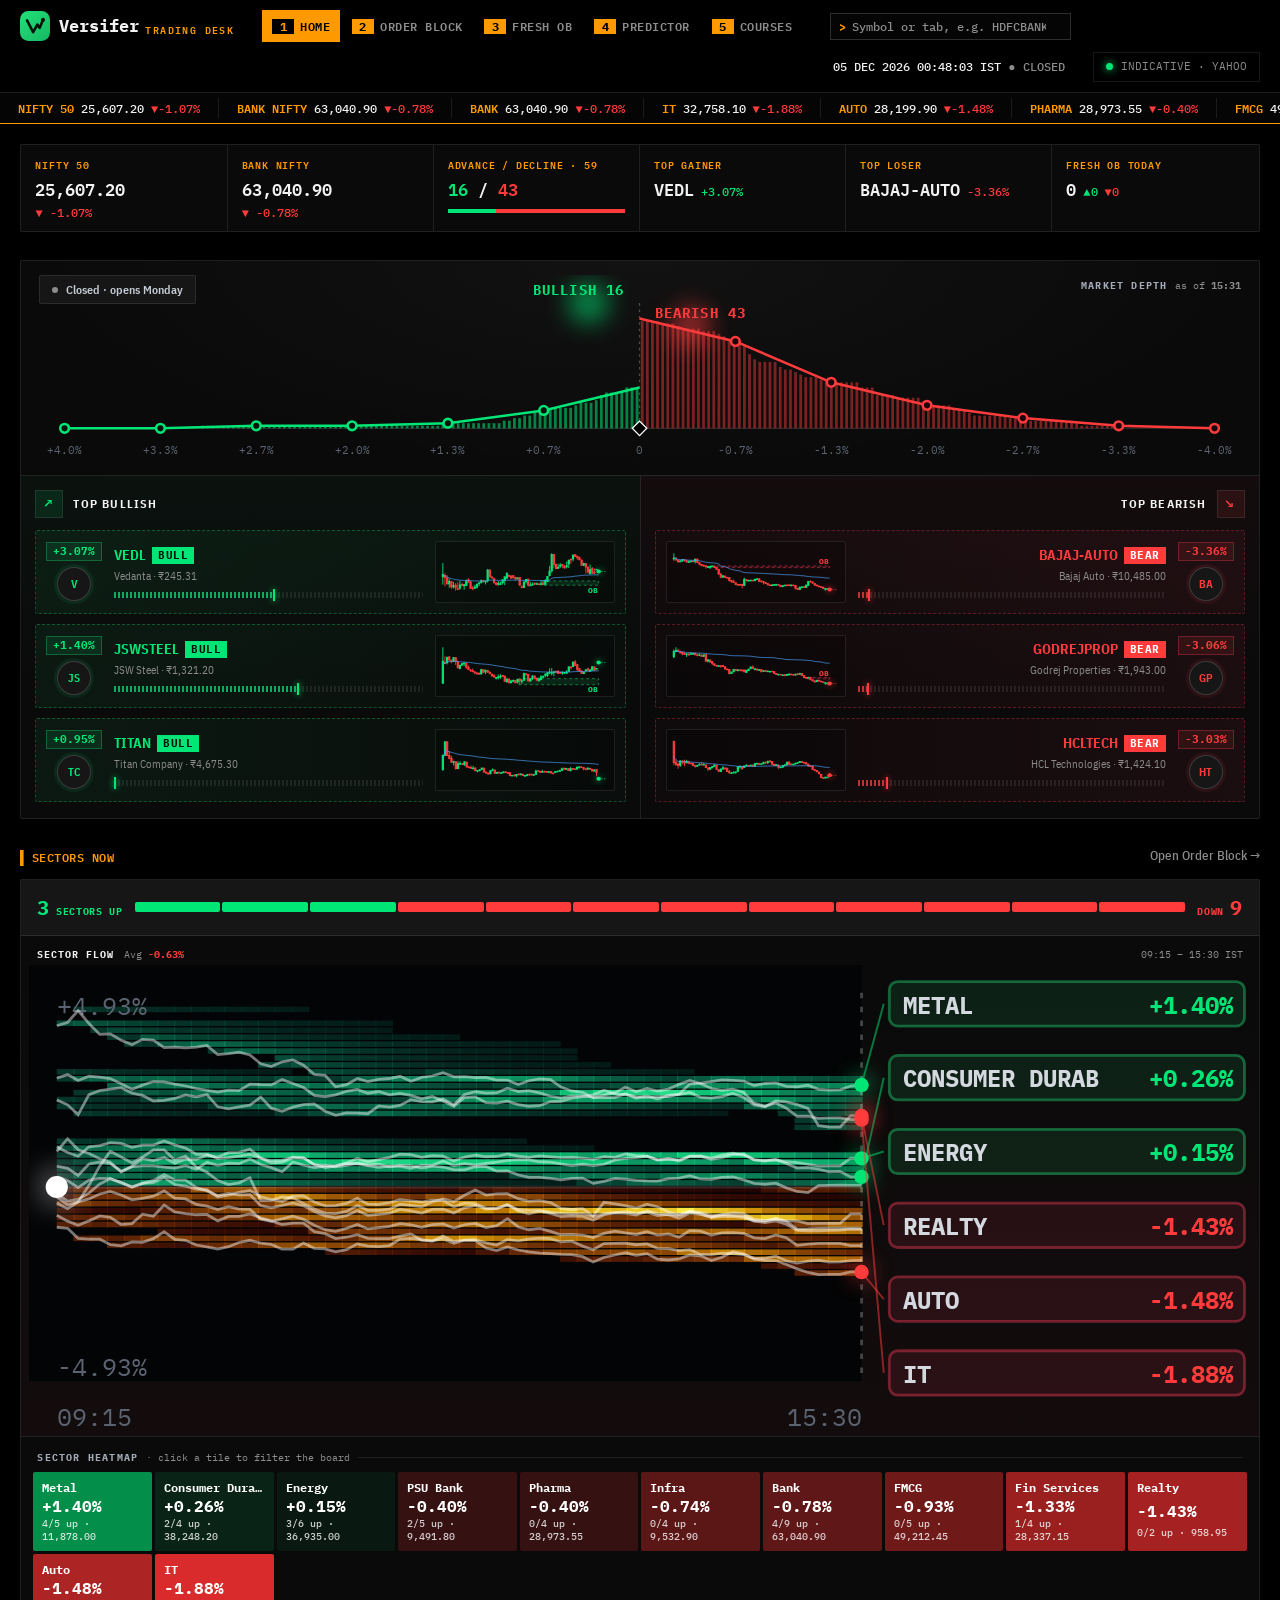
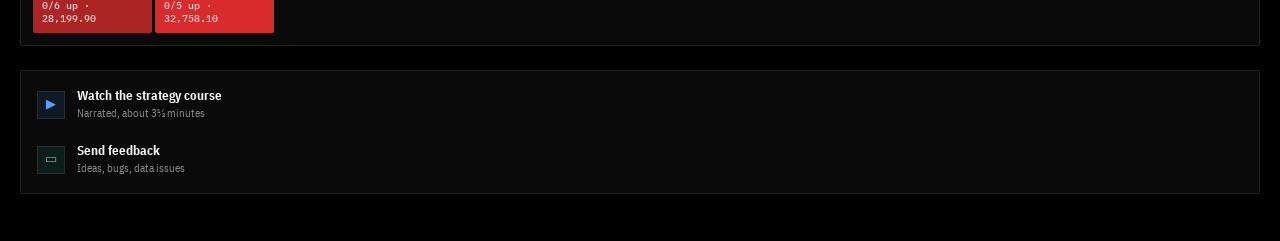
<file: index.html>
<!doctype html>
<html lang="en" data-static="1">
  <head>
    <meta charset="utf-8">
    <meta name="viewport" content="width=device-width, initial-scale=1">
    <meta name="theme-color" content="#000000">
    <title>Versifer Trading Desk</title>
    <link rel="icon" href="favicon.svg" type="image/svg+xml">
    <link rel="stylesheet" href="styles.css">
    <script src="app.js" defer></script>
  </head>
  <body>
    <header class="topbar">
      <a class="brand" href="#home" aria-label="Versifer Trading Desk home"><img class="brand-mark" src="favicon.svg" alt="" width="30" height="30">Versifer<span class="brand-sub">Trading Desk</span></a>
      <nav class="tabs" aria-label="Main">
        <a href="#home" data-view-link="home" data-key="1" aria-keyshortcuts="1">Home</a>
        <a href="#orderblock" data-view-link="orderblock" data-key="2" aria-keyshortcuts="2">Order Block</a>
        <a href="#fresh" data-view-link="fresh" data-key="3" aria-keyshortcuts="3">Fresh OB</a>
        <a href="#predict" data-view-link="predict" data-key="4" aria-keyshortcuts="4">Predictor</a>
        <a href="#courses" data-view-link="courses" data-key="5" aria-keyshortcuts="5">Courses</a>
      </nav>
      <form id="cmd" class="cmd" role="search" autocomplete="off"><label for="cmd-input" aria-hidden="true">&gt;</label><input id="cmd-input" list="cmd-options" placeholder="Symbol or tab, e.g. HDFCBANK  ( / )" aria-label="Go to a stock, index, sector or tab" aria-keyshortcuts="/" spellcheck="false"></form>
      <div class="clock" aria-label="India time and market session"><span id="clock-time">--</span> <span id="clock-session" class="muted"></span></div>
      <div class="feed-pill" title="Market feed status"><span id="feed-dot" class="dot"></span><span id="feed-label">Connecting…</span></div>
      <div class="tape" aria-label="Ticker tape"><div id="tape-track" class="tape-track"></div></div>
    </header>

    <div id="feed-error" class="banner" role="alert" hidden></div>

    <main>
      <!-- HOME -->
      <section id="view-home" class="view home-grid" data-view="home">
        <div class="home-main">
          <section id="overview" class="panel overview" aria-label="Market overview"></section>
          <section class="panel market-panel" aria-label="Market depth and top movers">
            <div class="depth">
              <span id="session-pill" class="session-pill"><i></i><span>Checking session</span></span>
              <div class="depth-title"><span>MARKET DEPTH</span> <span class="muted">as of <b id="depth-time">--:--</b></span></div>
              <svg id="depth-chart" viewBox="0 0 940 150" role="img" aria-label="Distribution of today's percent changes"></svg>
            </div>
            <div class="movers">
              <div class="movers-col">
                <div class="movers-head"><span class="icon-box up" aria-hidden="true">↗</span>TOP BULLISH</div>
                <div id="top-bullish" class="mover-list"></div>
              </div>
              <div class="movers-col bear">
                <div class="movers-head"><span class="spacer"></span>TOP BEARISH<span class="icon-box down" aria-hidden="true">↘</span></div>
                <div id="top-bearish" class="mover-list"></div>
              </div>
            </div>
          </section>

          <div class="home-lower">
            <section aria-labelledby="sectors-title">
              <div class="section-head"><h2 id="sectors-title">Sectors now</h2><a href="#orderblock" class="link">Open Order Block →</a></div>
              <div class="panel sectors-panel">
                <div class="sector-breadth">
                  <span class="breadth-count up"><b id="sectors-up">0</b><small>SECTORS UP</small></span>
                  <span id="sector-strip" class="sector-strip" aria-hidden="true"></span>
                  <span class="breadth-count down"><small>DOWN</small><b id="sectors-down">0</b></span>
                </div>
                <div class="flow-head"><span>SECTOR FLOW</span><span class="muted">Avg <b id="sector-avg">--</b></span><span id="sector-flow-time" class="muted push">--</span></div>
                <svg id="sector-flow" viewBox="0 0 440 170" role="img" aria-label="Intraday percent change of sector indices"></svg>
                <div class="sector-group-title">SECTOR HEATMAP <span class="muted">· click a tile to filter the board</span></div>
                <div id="sector-heat" class="sector-heat"></div>
              </div>
            </section>

          </div>
        </div>

        <aside class="rail" aria-label="Shortcuts">
          <div class="panel actions">
            <a href="#courses"><span class="icon-box blue">▶</span><span><b>Watch the strategy course</b><small>Narrated, about 3½ minutes</small></span></a>
            <button id="open-feedback" type="button"><span class="icon-box teal">▭</span><span><b>Send feedback</b><small>Ideas, bugs, data issues</small></span></button>
          </div>
        </aside>
      </section>

      <!-- ORDER BLOCK -->
      <section id="view-orderblock" class="view" data-view="orderblock" hidden>
        <div class="ob-toolbar">
          <div class="chips" role="group" aria-label="Bias filter">
            <button type="button" class="chip is-active" data-bias="all" aria-pressed="true">All</button>
            <button type="button" class="chip" data-bias="bullish" aria-pressed="false">Bullish</button>
            <button type="button" class="chip" data-bias="bearish" aria-pressed="false">Bearish</button>
            <button type="button" class="chip" id="ob-rr" aria-pressed="false" title="Only setups with reward to T1 at least twice the risk">2R+</button>
          </div>
          <label class="field-inline">Sector <select id="ob-sector"><option value="">All sectors</option></select></label>
          <label class="field-inline search"><span class="sr-only">Search</span><input id="ob-search" type="search" placeholder="Search symbol…" autocomplete="off"></label>
          <label class="field-inline">Sort <select id="ob-sort"><option value="change">% change</option><option value="rr">Reward : risk</option><option value="volume">Volume surge</option></select></label>
          <span id="ob-count" class="muted push"></span>
        </div>
        <div class="panel live-panel">
          <div class="flow-head live-head">
            <span>LIVE PRICE FLOW</span>
            <span id="live-dot" class="live-dot" aria-hidden="true"></span><span id="live-state" class="muted">--</span>
            <label class="field-inline"><span class="sr-only">Instrument</span><select id="live-symbol"><option value="NIFTY">NIFTY 50</option></select></label>
            <b id="live-price" class="live-price">--</b><span id="live-change" class="pct-pill">--</span>
            <span id="live-time" class="muted push">--</span>
            <input id="replay-range" class="replay-range" type="range" min="0" max="1000" value="0" aria-label="Replay time" hidden>
            <button id="replay-btn" class="chip" type="button" aria-pressed="false" title="Replay today's session from 09:15 in 20 seconds; drag the slider to scrub">▶ Replay</button>
            <button id="open-bell" class="chip bell" type="button" aria-pressed="true" title="Sweep and chime once when the market opens at 09:15 IST">Bell on</button>
          </div>
          <div id="flowboard" class="flowboard">
            <svg id="fb-links" class="fb-links" aria-hidden="true"></svg>
            <div id="fb-flow" class="fb-flow"><svg id="live-flow" role="img" aria-label="Every tracked stock's intraday path from the open, flowing into bullish and bearish stock cards"></svg><div id="flow-tip" class="flow-tip" role="status" hidden></div></div>
            <button type="button" id="fb-filter-bull" class="fb-filter up" data-bias-box="bullish" aria-pressed="false" title="Show only bullish stocks (click again for all)"><b>▲ BULLISH</b><span class="fb-filter-count"></span></button>
            <button type="button" id="fb-filter-bear" class="fb-filter down" data-bias-box="bearish" aria-pressed="false" title="Show only bearish stocks (click again for all)"><b>▼ BEARISH</b><span class="fb-filter-count"></span></button>
            <div id="fb-cards-bull" class="fb-cards up"></div>
            <div id="fb-detail-bull" class="fb-detail"></div>
            <div id="fb-cards-bear" class="fb-cards down"></div>
            <div id="fb-detail-bear" class="fb-detail"></div>
          </div>
          <p class="live-note muted">Every tracked stock's % move from its previous close fans out of one point at the open into the gate: bulls collect at the top, bears at the bottom. Energy flows into the 3 strongest on each side and on into the cards, strongest on the right. The white line is the selected instrument from 1-minute bars, refreshed every 5 s. Tags show order-block status (no open-interest data on this feed). Indicative Yahoo data, not an exchange tape.</p>
        </div>
        <p class="footnote">Order blocks: last opposite candle before a ≥1.5×ATR move on today's 5-minute bars, still unmitigated. Stops sit beyond the zone; targets are swing levels or R-multiples when no swing exists. Educational only, not advice.</p>
      </section>

      <section id="view-fresh" class="view fresh" data-view="fresh" hidden>
        <div class="courses-head">
          <h1>Fresh order blocks today</h1>
          <p class="muted">Every fresh order block formed since the 09:15 IST open (a move of at least 1.5×ATR, still unmitigated), newest first. Weak zones are left out. Educational only, not advice.</p>
        </div>
        <div class="chips" role="group" aria-label="Fresh OB bias filter">
          <button type="button" class="chip is-active" data-fresh-bias="all" aria-pressed="true">All <span id="fresh-all-count"></span></button>
          <button type="button" class="chip" data-fresh-bias="bullish" aria-pressed="false">▲ Bullish <span id="fresh-bull-count"></span></button>
          <button type="button" class="chip" data-fresh-bias="bearish" aria-pressed="false">▼ Bearish <span id="fresh-bear-count"></span></button>
        </div>
        <p id="fresh-summary" class="muted" aria-live="polite"></p>
        <div id="fresh-list" class="fresh-list"></div>
      </section>

      <section id="view-predict" class="view predict" data-view="predict" hidden>
        <div class="courses-head">
          <h1>Market predictor</h1>
          <p class="muted">Odds for the next daily candle from a machine-learning ensemble (logistic regression, random forest and gradient boosting) trained on 2 years of daily candles from every tracked instrument. It reads recent returns, the last 3 candles, the close within the day's range, stretch from the 20-day average, range, gap, volume and RSI. Each arrow's thickness and percentage is the probability of that move, measured from the last close in ATRs (average daily range). Stocks are ranked by their most likely move (up or down; ★ marks it). Daily moves are mostly noise, so expect odds well below certainty. Educational only, not advice.</p>
        </div>
        <p id="predict-summary" class="muted" aria-live="polite"></p>
        <div id="predict-market"></div>
        <div id="predict-list" class="predict-list"></div>
      </section>

      <section id="view-courses" class="view courses" data-view="courses" hidden>
        <div class="courses-head">
          <h1>Courses</h1>
          <p class="muted">Narrated lessons on trading the setups this app finds. Educational, not investment advice.</p>
        </div>
        <article class="panel course">
          <div class="course-meta">
            <span class="tag mini up">COURSE 1</span>
            <span class="muted">11 chapters · 3 min 27 s · voices by ElevenLabs</span>
            <a class="link push" href="strategy-video.html" target="_blank" rel="noopener">Open full page ↗</a>
          </div>
          <iframe id="course-frame" class="course-frame" title="The Order-Block Pullback, narrated strategy video" data-src="strategy-video.html" allow="autoplay; fullscreen"></iframe>
        </article>
        <section class="panel course-live" aria-labelledby="course-live-title">
          <div class="section-head"><h2 id="course-live-title">See it live</h2><span class="muted">Today's real examples of the steps in the video</span></div>
          <div id="course-live" class="course-live-grid"></div>
        </section>
      </section>
    </main>

    <datalist id="symbol-options"></datalist>
    <datalist id="cmd-options"></datalist>

    <dialog id="stock-dialog" class="dialog wide" aria-labelledby="stock-title">
      <form method="dialog" class="dialog-close"><button aria-label="Close">×</button></form>
      <div class="stock-head">
        <div><h2 id="stock-title">—</h2><small id="stock-name" class="muted"></small></div>
        <div class="stock-price"><b id="stock-price">--</b> <span id="stock-change"></span></div>
        <div class="chips" role="group" aria-label="Timeframe">
          <button type="button" class="chip is-active" data-interval="5m">5m</button>
          <button type="button" class="chip" data-interval="15m">15m</button>
          <button type="button" class="chip" data-interval="1h">1h</button>
          <button type="button" class="chip" data-interval="1D">1D</button>
        </div>
      </div>
      <div id="stock-chart" class="stock-chart"></div>
      <p id="stock-status" class="muted small"></p>
      <div id="stock-levels" class="levels"></div>
    </dialog>

    <dialog id="feedback-dialog" class="dialog" aria-labelledby="feedback-title">
      <form method="dialog" class="dialog-close"><button aria-label="Close">×</button></form>
      <h2 id="feedback-title">Send feedback</h2>
      <p class="muted small">Saved in this browser. Use “Copy all” to paste it wherever you report issues.</p>
      <form id="feedback-form" class="form">
        <label>Type<select name="kind"><option>Idea</option><option>Bug</option><option>Data issue</option></select></label>
        <label>Message<textarea name="message" rows="4" maxlength="2000" required></textarea></label>
        <div class="form-row end"><button id="feedback-copy" class="btn" type="button">Copy all</button><button class="btn primary" type="submit">Save</button></div>
        <p id="feedback-message" class="form-message" role="status"></p>
      </form>
      <ul id="feedback-list" class="feedback-list"></ul>
    </dialog>

    <div id="toast" class="toast" role="status" hidden></div>
  </body>
</html>
</file>
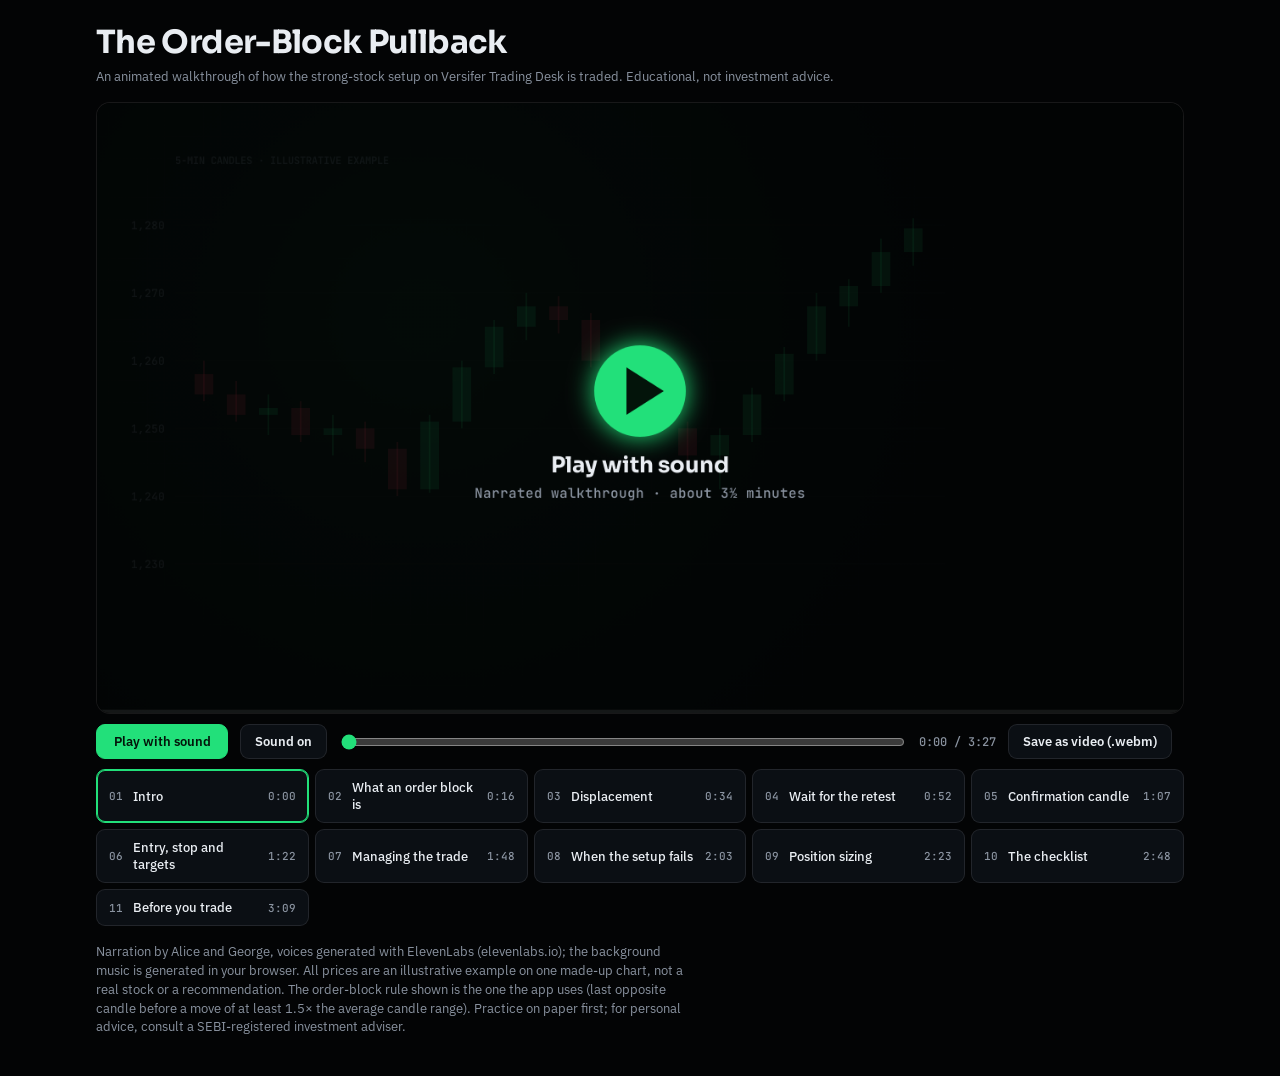
<file: strategy-video.html>
<!doctype html>
<html lang="en">
<head>
<meta charset="utf-8">
<meta name="viewport" content="width=device-width, initial-scale=1, viewport-fit=cover">
<title>Order-Block Pullback</title>
<meta name="claude:viewport-fit-sides" content="cover">
<link rel="preconnect" href="https://fonts.googleapis.com">
<link rel="preconnect" href="https://fonts.gstatic.com" crossorigin>
<link rel="stylesheet" href="https://fonts.googleapis.com/css2?family=Sora:wght@600;700;800&family=IBM+Plex+Sans:wght@400;500;600&family=JetBrains+Mono:wght@500;700&display=swap">
<style>
  /* Layout: a cinema-style player (16:9 canvas) over a chapter rail; one dark trading-desk world. */
  :root {
    --ink: #030405;
    --panel: #0b0f14;
    --line: rgba(233, 237, 242, .1);
    --fg: #e9edf2;
    --muted: #8a93a0;
    --bull: #22e07a;
    --bear: #ff3d5e;
    --amber: #f5b83d;
    --display: "Sora", "Segoe UI", system-ui, sans-serif;
    --body: "IBM Plex Sans", "Segoe UI", system-ui, sans-serif;
    --mono: "JetBrains Mono", Consolas, monospace;
    color-scheme: dark;
  }
  * { box-sizing: border-box; }
  body { margin: 0; background: var(--ink); color: var(--fg); font: 15px/1.5 var(--body); }
  .wrap { max-width: 1120px; margin: 0 auto; padding-block: 24px 40px; padding-left: max(16px, env(safe-area-inset-left, 0px)); padding-right: max(16px, env(safe-area-inset-right, 0px)); display: grid; gap: 16px; }
  header { display: flex; flex-wrap: wrap; align-items: baseline; gap: 6px 14px; }
  h1 { margin: 0; font: 700 clamp(22px, 3.4vw, 32px)/1.15 var(--display); letter-spacing: -.02em; text-wrap: balance; }
  header p { margin: 0; color: var(--muted); font-size: 13px; }
  .player { display: grid; gap: 10px; }
  .screen { position: relative; width: 100%; max-width: 100%; aspect-ratio: 16 / 9; border-radius: 14px; overflow: hidden; border: 1px solid var(--line); background: #000; }
  canvas { display: block; width: 100%; height: 100%; cursor: pointer; }
  .controls { display: flex; align-items: center; gap: 12px; flex-wrap: wrap; }
  .btn { display: inline-flex; align-items: center; gap: 8px; padding: 8px 14px; border-radius: 9px; border: 1px solid var(--line); background: var(--panel); color: var(--fg); font: 600 13px var(--body); cursor: pointer; }
  .btn:hover { border-color: rgba(233, 237, 242, .3); }
  .btn.primary { background: var(--bull); border-color: var(--bull); color: #03140a; min-width: 132px; justify-content: center; }
  .btn:focus-visible, input:focus-visible, .chapter:focus-visible { outline: 2px solid var(--amber); outline-offset: 2px; }
  .time { font: 500 12px var(--mono); color: var(--muted); font-variant-numeric: tabular-nums; }
  #scrub { flex: 1 1 220px; min-width: 0; accent-color: var(--bull); }
  .chapters { display: grid; grid-template-columns: repeat(auto-fill, minmax(190px, 1fr)); gap: 6px; }
  .chapter { display: grid; grid-template-columns: auto 1fr auto; align-items: center; gap: 10px; padding: 9px 12px; border-radius: 9px; border: 1px solid var(--line); background: var(--panel); color: var(--fg); font: 500 13px var(--body); text-align: left; cursor: pointer; }
  .chapter small { font: 500 11px var(--mono); color: var(--muted); }
  .chapter.is-on { border-color: var(--bull); box-shadow: inset 0 0 0 1px var(--bull); }
  .note { margin: 0; color: var(--muted); font-size: 12.5px; max-width: 75ch; }
  #record-status { font: 500 12px var(--mono); color: var(--amber); }
</style>

</head>
<body>
<div class="wrap">
  <header>
    <h1>The Order-Block Pullback</h1>
    <p>An animated walkthrough of how the strong-stock setup on Versifer Trading Desk is traded. Educational, not investment advice.</p>
  </header>

  <section class="player" aria-label="Strategy video">
    <div class="screen"><canvas id="screen" width="1280" height="720" role="img" aria-label="Animated explainer of the order-block pullback strategy"></canvas></div>
    <div class="controls">
      <button id="play" class="btn primary" type="button">Play with sound</button>
      <button id="mute" class="btn" type="button" aria-pressed="false">Sound on</button>
      <input id="scrub" type="range" min="0" max="1000" step="1" value="0" aria-label="Seek">
      <span id="time" class="time">0:00 / 0:00</span>
      <button id="record" class="btn" type="button" hidden>Save as video (.webm)</button>
      <span id="record-status" role="status"></span>
    </div>
    <nav id="chapters" class="chapters" aria-label="Chapters"></nav>
  </section>

  <p class="note">Narration by Alice and George, voices generated with ElevenLabs (elevenlabs.io); the background music is generated in your browser. All prices are an illustrative example on one made-up chart, not a real stock or a recommendation. The order-block rule shown is the one the app uses (last opposite candle before a move of at least 1.5× the average candle range). Practice on paper first; for personal advice, consult a SEBI-registered investment adviser.</p>
</div>

<script>
(() => {
  const W = 1280, H = 720;
  const C = { ink: "#030405", grid: "rgba(233,237,242,.06)", axis: "#5b6370", fg: "#e9edf2", muted: "#8a93a0", bull: "#22e07a", bear: "#ff3d5e", amber: "#f5b83d", white: "#ffffff" };
  const F = { display: "Sora, 'Segoe UI', sans-serif", body: "'IBM Plex Sans', 'Segoe UI', sans-serif", mono: "'JetBrains Mono', Consolas, monospace" };

  // One illustrative chart. Index 6 is the order block; 7-9 displace; 15 enters the zone; 16 is the rejection.
  const BASE = [
    [1258, 1260, 1254, 1255], [1255, 1257, 1251, 1252], [1252, 1255, 1249, 1253], [1253, 1254, 1248, 1249],
    [1249, 1252, 1246, 1250], [1250, 1251, 1245, 1247], [1247, 1248, 1240, 1241],
    [1241, 1252, 1240.5, 1251], [1251, 1260, 1250, 1259], [1259, 1266, 1258, 1265],
    [1265, 1270, 1263, 1268], [1268, 1269.5, 1264, 1266],
    [1266, 1267, 1259, 1260], [1260, 1261, 1254, 1255], [1255, 1256, 1249, 1250], [1250, 1251, 1244, 1246],
    [1246, 1250, 1241, 1249],
    [1249, 1256, 1248, 1255], [1255, 1262, 1254, 1261], [1261, 1270, 1260, 1268], [1268, 1272, 1265, 1271], [1271, 1278, 1270, 1276], [1276, 1281, 1274, 1279.5],
  ];
  const FAIL = [[1246, 1248, 1238, 1238.5], [1238.5, 1240, 1232, 1234]];
  const OB = 6, ZONE = { lo: 1240, hi: 1248 }, ENTRY = 1249, STOP = 1239, T1 = 1269, T2 = 1279;
  const CH = { l: 92, r: 1000, t: 96, b: 560 }, LO = 1228, HI = 1286;
  const X = (i) => CH.l + 34 + i * 38;
  const Y = (p) => CH.t + ((HI - p) / (HI - LO)) * (CH.b - CH.t);

  const clamp = (v, a = 0, b = 1) => Math.min(b, Math.max(a, v));
  const ease = (v) => { v = clamp(v); return v < .5 ? 4 * v * v * v : 1 - Math.pow(-2 * v + 2, 3) / 2; };
  const seg = (p, a, b) => ease((p - a) / (b - a));
  const lerp = (a, b, v) => a + (b - a) * v;
  const inr = (n) => "₹" + Math.round(n).toLocaleString("en-IN");

  const canvas = document.getElementById("screen");
  const ctx = canvas.getContext("2d");
  let scale = 1;
  function fit(s) {
    scale = s;
    canvas.width = W * s; canvas.height = H * s;
  }
  fit(Math.min(2, Math.max(1, window.devicePixelRatio || 1)));

  /* ---------- drawing primitives ---------- */
  function text(str, x, y, { font = `500 20px ${F.body}`, color = C.fg, align = "left", base = "alphabetic", alpha = 1, glow = 0 } = {}) {
    ctx.save();
    ctx.globalAlpha *= alpha;
    ctx.font = font; ctx.fillStyle = color; ctx.textAlign = align; ctx.textBaseline = base;
    if (glow) { ctx.shadowColor = color; ctx.shadowBlur = glow; }
    ctx.fillText(str, x, y);
    ctx.restore();
  }
  function wrapLines(str, font, width) {
    ctx.save(); ctx.font = font;
    const out = []; let line = "";
    for (const word of str.split(" ")) {
      const test = line ? line + " " + word : word;
      if (ctx.measureText(test).width > width && line) { out.push(line); line = word; } else line = test;
    }
    if (line) out.push(line);
    ctx.restore();
    return out;
  }
  function pill(str, x, y, { bg = C.bull, color = "#03140a", font = `700 15px ${F.mono}`, alpha = 1, align = "left", glow = 14 } = {}) {
    ctx.save();
    ctx.globalAlpha *= alpha;
    ctx.font = font;
    const w = ctx.measureText(str).width + 22, h = 30;
    const x0 = align === "right" ? x - w : align === "center" ? x - w / 2 : x;
    ctx.shadowColor = bg; ctx.shadowBlur = glow;
    ctx.fillStyle = bg; roundRect(x0, y - h / 2, w, h, 7); ctx.fill();
    ctx.shadowBlur = 0;
    ctx.fillStyle = color; ctx.textBaseline = "middle"; ctx.textAlign = "left";
    ctx.fillText(str, x0 + 11, y + 1);
    ctx.restore();
    return w;
  }
  function roundRect(x, y, w, h, r) {
    ctx.beginPath();
    ctx.moveTo(x + r, y); ctx.arcTo(x + w, y, x + w, y + h, r); ctx.arcTo(x + w, y + h, x, y + h, r);
    ctx.arcTo(x, y + h, x, y, r); ctx.arcTo(x, y, x + w, y, r); ctx.closePath();
  }
  function hline(price, color, label, { progress = 1, dash = [], alpha = 1, side = "right", width = 2 } = {}) {
    if (progress <= 0) return;
    const y = Y(price), x1 = lerp(CH.l, CH.r, progress);
    ctx.save();
    ctx.globalAlpha *= alpha;
    ctx.strokeStyle = color; ctx.lineWidth = width; ctx.setLineDash(dash);
    ctx.shadowColor = color; ctx.shadowBlur = 8;
    ctx.beginPath(); ctx.moveTo(CH.l, y); ctx.lineTo(x1, y); ctx.stroke();
    ctx.restore();
    if (label && progress > .95) pill(label, CH.r + 10, y, { bg: color, color: color === C.bear ? "#fff" : "#03140a", font: `700 13px ${F.mono}`, alpha: alpha * clamp((progress - .95) * 20), glow: 10 });
  }
  function candle(i, [o, h, l, c], grow = 1, alpha = 1, highlight = 0) {
    if (grow <= 0) return;
    const cc = o + (c - o) * grow;
    const hh = Math.max(o, cc, lerp(o, h, grow)), ll = Math.min(o, cc, lerp(o, l, grow));
    const up = c >= o, col = up ? C.bull : C.bear, x = X(i);
    ctx.save();
    ctx.globalAlpha *= alpha;
    if (highlight) { ctx.shadowColor = col; ctx.shadowBlur = 26 * highlight; }
    ctx.strokeStyle = col; ctx.lineWidth = 2;
    ctx.beginPath(); ctx.moveTo(x, Y(hh)); ctx.lineTo(x, Y(ll)); ctx.stroke();
    ctx.fillStyle = col;
    const top = Y(Math.max(o, cc)), bot = Y(Math.min(o, cc));
    ctx.fillRect(x - 11, top, 22, Math.max(2, bot - top));
    ctx.restore();
  }
  function candles(list, count, { alpha = 1, glowAt = -1, glow = 0 } = {}) {
    const n = Math.floor(count);
    for (let i = 0; i < Math.min(n, list.length); i++) candle(i, list[i], 1, alpha, i === glowAt ? glow : 0);
    if (n < list.length && count > n) candle(n, list[n], count - n, alpha, n === glowAt ? glow : 0);
  }
  function grid(alpha = 1) {
    ctx.save();
    ctx.globalAlpha = alpha;
    for (let p = 1230; p <= 1285; p += 10) {
      ctx.strokeStyle = C.grid; ctx.lineWidth = 1;
      ctx.beginPath(); ctx.moveTo(CH.l, Y(p)); ctx.lineTo(CH.r, Y(p)); ctx.stroke();
      text(p.toLocaleString("en-IN"), CH.l - 12, Y(p) + 5, { font: `500 13px ${F.mono}`, color: C.axis, align: "right" });
    }
    text("5-MIN CANDLES · ILLUSTRATIVE EXAMPLE", CH.l, CH.t - 24, { font: `700 12px ${F.mono}`, color: C.axis });
    ctx.restore();
  }
  function zone(alpha = 1, reach = 1, hot = 0) {
    if (alpha <= 0) return;
    const x0 = X(OB) - 16, x1 = lerp(X(OB) + 16, CH.r, reach);
    ctx.save();
    ctx.globalAlpha *= alpha;
    ctx.fillStyle = `rgba(34,224,122,${.12 + hot * .16})`;
    ctx.fillRect(x0, Y(ZONE.hi), x1 - x0, Y(ZONE.lo) - Y(ZONE.hi));
    ctx.strokeStyle = C.bull; ctx.setLineDash([6, 5]); ctx.lineWidth = 1.5;
    ctx.strokeRect(x0, Y(ZONE.hi), x1 - x0, Y(ZONE.lo) - Y(ZONE.hi));
    ctx.restore();
    if (reach > .9) text("ORDER BLOCK  1,240–1,248", x0 + 4, Y(ZONE.lo) + 22, { font: `700 13px ${F.mono}`, color: C.bull, alpha: alpha * clamp((reach - .9) * 10) });
  }
  function caption(kicker, title, body, p) {
    const a = seg(p, 0, .08);
    ctx.save();
    const g = ctx.createLinearGradient(0, 570, 0, H);
    g.addColorStop(0, "rgba(3,4,5,0)"); g.addColorStop(.25, "rgba(3,4,5,.92)"); g.addColorStop(1, "rgba(3,4,5,1)");
    ctx.fillStyle = g; ctx.fillRect(0, 560, W, H - 560);
    ctx.restore();
    text(kicker, 60, 606, { font: `700 13px ${F.mono}`, color: C.amber, alpha: a });
    text(title, 60, 640, { font: `700 27px ${F.display}`, alpha: a });
    wrapLines(body, `400 18px ${F.body}`, 1160).forEach((ln, i) => text(ln, 60, 670 + i * 24, { font: `400 18px ${F.body}`, color: "#c4cad3", alpha: seg(p, .03, .12) }));
  }
  function arrow(x1, y1, x2, y2, color, width = 2.5) {
    ctx.save();
    ctx.strokeStyle = color; ctx.fillStyle = color; ctx.lineWidth = width;
    ctx.beginPath(); ctx.moveTo(x1, y1); ctx.lineTo(x2, y2); ctx.stroke();
    const a = Math.atan2(y2 - y1, x2 - x1);
    ctx.beginPath(); ctx.moveTo(x2, y2);
    ctx.lineTo(x2 - 12 * Math.cos(a - .45), y2 - 12 * Math.sin(a - .45));
    ctx.lineTo(x2 - 12 * Math.cos(a + .45), y2 - 12 * Math.sin(a + .45));
    ctx.closePath(); ctx.fill();
    ctx.restore();
  }
  function box(p1, p2, color, alpha, x0 = X(16) + 18, x1 = CH.r) {
    ctx.save();
    ctx.globalAlpha = alpha;
    ctx.fillStyle = color;
    ctx.fillRect(x0, Y(Math.max(p1, p2)), x1 - x0, Math.abs(Y(p1) - Y(p2)));
    ctx.restore();
  }
  function bg() {
    ctx.fillStyle = C.ink; ctx.fillRect(0, 0, W, H);
    const g = ctx.createRadialGradient(W * .3, H * .35, 40, W * .3, H * .35, 900);
    g.addColorStop(0, "rgba(34,224,122,.06)"); g.addColorStop(1, "rgba(0,0,0,0)");
    ctx.fillStyle = g; ctx.fillRect(0, 0, W, H);
  }

  /* ---------- scenes ---------- */
  const SCENES = [
    { title: "Intro", dur: 16, draw(p, s) {
      grid(.35);
      candles(BASE, BASE.length, { alpha: .14 });
      const a = seg(p, .05, .3);
      text("VERSIFER TRADING DESK", W / 2, 236, { font: `700 15px ${F.mono}`, color: C.bull, align: "center", alpha: a });
      text("The Order-Block Pullback", W / 2, 318, { font: `800 66px ${F.display}`, align: "center", alpha: seg(p, .12, .4), glow: 18 });
      text("A strong-stock setup, step by step", W / 2, 372, { font: `500 26px ${F.body}`, color: "#c4cad3", align: "center", alpha: seg(p, .25, .5) });
      text("Educational walkthrough · not investment advice", W / 2, 470, { font: `500 15px ${F.mono}`, color: C.muted, align: "center", alpha: seg(p, .4, .65) });
    } },
    { title: "What an order block is", dur: 18, draw(p, s) {
      grid();
      const n = lerp(0, 12, seg(p, 0, .55));
      const pulse = n > 7 ? .6 + .4 * Math.sin(s * 5) : 0;
      zone(seg(p, .55, .62), seg(p, .58, .8));
      candles(BASE, n, { glowAt: OB, glow: pulse });
      if (n > 7) {
        const a = seg(p, .32, .42);
        arrow(X(OB) - 110, Y(1234), X(OB) - 20, Y(1239.5), C.bear);
        text("Last red candle", X(OB) - 230, Y(1234) - 30, { font: `700 18px ${F.display}`, color: C.bear, alpha: a });
        text("before the rally", X(OB) - 230, Y(1234) - 10, { font: `500 15px ${F.body}`, color: C.muted, alpha: a });
      }
      caption("STEP 1 OF 8 · FIND THE BLOCK", "The last red candle before a strong rally", "That candle is the order block. Buyers who drove the rally often left unfilled orders there, so price tends to react when it returns. The app shades it as a zone from its low to its high.", p);
    } },
    { title: "Displacement", dur: 18, draw(p, s) {
      grid(); zone(1, 1);
      candles(BASE, 12);
      const x = X(12) + 20, a = seg(p, .08, .3);
      ctx.save(); ctx.globalAlpha = a;
      arrow(x, Y(ZONE.hi), x, lerp(Y(ZONE.hi), Y(1265), seg(p, .08, .35)), C.bull, 3);
      ctx.restore();
      text("+17 pts in 3 candles", x + 16, Y(1258), { font: `700 20px ${F.mono}`, color: C.bull, alpha: seg(p, .3, .4) });
      const rx = CH.l + 40, b = seg(p, .4, .52);
      ctx.save(); ctx.globalAlpha = b; ctx.fillStyle = C.amber; ctx.fillRect(rx, Y(1277), 10, Y(1271) - Y(1277)); ctx.restore();
      text("Average candle range ≈ 6 pts", rx + 22, Y(1274) + 6, { font: `600 16px ${F.mono}`, color: C.amber, alpha: b });
      pill("17 ÷ 6 ≈ 2.8× ATR   ✓ needs ≥ 1.5×", x + 16, Y(1250), { alpha: seg(p, .55, .66) });
      caption("STEP 2 OF 8 · CHECK THE DISPLACEMENT", "The move away must be decisive", "The app only keeps a block when the next three candles travel at least 1.5× the average candle range (ATR) beyond it. A slow drift away does not count.", p);
    } },
    { title: "Wait for the retest", dur: 15, draw(p, s) {
      grid();
      const n = lerp(12, 16, seg(p, .3, .78));
      const inZone = n > 15.5;
      zone(1, 1, inZone ? .5 + .5 * Math.sin(s * 6) : 0);
      candles(BASE, n);
      const a = seg(p, .02, .12) * (1 - seg(p, .3, .38));
      if (a > 0) {
        text("Don't chase the top", X(11) - 60, Y(1281), { font: `700 22px ${F.display}`, color: C.bear, alpha: a });
        ctx.save(); ctx.globalAlpha = a; ctx.strokeStyle = C.bear; ctx.lineWidth = 3;
        const cx = X(11), cy = Y(1274);
        ctx.beginPath(); ctx.moveTo(cx - 16, cy - 16); ctx.lineTo(cx + 16, cy + 16); ctx.moveTo(cx + 16, cy - 16); ctx.lineTo(cx - 16, cy + 16); ctx.stroke();
        ctx.restore();
        text("poor price, wide stop", X(11) - 60, Y(1281) + 24, { font: `500 15px ${F.body}`, color: C.muted, alpha: a });
      }
      if (inZone) pill("IN OB ZONE", X(15) + 30, Y(ZONE.hi) - 30, { alpha: seg(p, .78, .86) });
      caption("STEP 3 OF 8 · BE PATIENT", "Wait for price to pull back into the zone", "Buying the top of the rally gives a poor entry and a wide stop. Let price come back to the block. On the app's cards the tag turns IN OB ZONE.", p);
    } },
    { title: "Confirmation candle", dur: 15, draw(p, s) {
      grid(); zone(1, 1, .3);
      candles(BASE, 16);
      candle(16, BASE[16], seg(p, .08, .55), 1, seg(p, .5, .7) * (.7 + .3 * Math.sin(s * 5)));
      const a = seg(p, .55, .66);
      if (a > 0) {
        ctx.save(); ctx.globalAlpha = a;
        arrow(X(16) + 120, Y(1236), X(16) + 14, Y(1242), C.amber);
        arrow(X(16) + 120, Y(1256), X(16) + 16, Y(1249.5), C.bull);
        ctx.restore();
        text("Long lower wick: sellers pushed in and failed", X(16) + 128, Y(1236) + 6, { font: `600 16px ${F.body}`, color: C.amber, alpha: a });
        text("Closes back above the zone: the trigger", X(16) + 128, Y(1256) + 6, { font: `600 16px ${F.body}`, color: C.bull, alpha: seg(p, .65, .76) });
      }
      caption("STEP 4 OF 8 · CONFIRM", "Wait for a rejection candle", "A candle that dips into the zone and closes back above it shows buyers defending the level. That close is your entry signal. No rejection, no trade.", p);
    } },
    { title: "Entry, stop and targets", dur: 26, draw(p, s) {
      grid(); zone(1, 1);
      candles(BASE, 17);
      box(ENTRY, STOP, "rgba(255,61,94,.16)", seg(p, .35, .45));
      box(ENTRY, T2, "rgba(34,224,122,.08)", seg(p, .62, .72));
      hline(ENTRY, C.white, "ENTRY 1,249", { progress: seg(p, .05, .2) });
      hline(STOP, C.bear, "STOP 1,239", { progress: seg(p, .2, .35) });
      hline(T1, C.bull, "T1 1,269 · 2R", { progress: seg(p, .45, .58), dash: [8, 6] });
      hline(T2, C.bull, "T2 1,279 · 3R", { progress: seg(p, .55, .68), dash: [8, 6] });
      text("1R = 10 pts", X(17) + 40, Y(1246.6) + 6, { font: `700 18px ${F.mono}`, color: C.bear, alpha: seg(p, .38, .48) });
      text("Stop just below the zone", X(17) + 40, Y(1246.6) + 28, { font: `500 15px ${F.body}`, color: C.muted, alpha: seg(p, .38, .48) });
      text("T1 = the swing high", X(17) + 40, Y(1266), { font: `500 15px ${F.body}`, color: C.muted, alpha: seg(p, .55, .64) });
      pill("R:R to T1 = 2.0   ✓ minimum 1.5", X(17) + 40, Y(1259), { alpha: seg(p, .72, .82) });
      caption("STEP 5 OF 8 · PLAN THE EXIT FIRST", "Know your stop and targets before you enter", "The stop goes just beyond the far side of the zone; that distance is 1R. Targets are nearby swing levels, or 1R and 2R projections. Skip the trade if T1 pays less than 1.5R.", p);
    } },
    { title: "Managing the trade", dur: 15, draw(p, s) {
      grid(); zone(1, 1);
      const n = lerp(17, 23, seg(p, .05, .85));
      const hitT1 = n >= 20, hitT2 = n >= 23;
      const stopNow = lerp(STOP, ENTRY, seg(p, .42, .55) * (hitT1 ? 1 : 0));
      hline(T2, C.bull, "T2 1,279", { dash: [8, 6] });
      hline(T1, C.bull, "T1 1,269", { dash: [8, 6] });
      hline(ENTRY, C.white, "ENTRY 1,249", { alpha: .7 });
      hline(stopNow, C.bear, stopNow > STOP + .5 ? "STOP → 1,249" : "STOP 1,239");
      candles(BASE, n);
      if (hitT1) pill("Book 50% at T1  +2R", X(12) + 10, Y(T1) - 30, { alpha: seg(p, .4, .48) });
      if (hitT1) text("Stop moved to entry: the rest can't lose", X(17) + 30, Y(ENTRY) + 34, { font: `600 16px ${F.body}`, color: C.amber, alpha: seg(p, .52, .6) });
      if (hitT2) pill("Exit the rest at T2  +3R", X(12) + 10, Y(T2) - 30, { alpha: seg(p, .86, .92) });
      if (hitT2) pill("Blended result ≈ +2.5R", X(12) + 10, Y(T2) - 70, { bg: C.amber, alpha: seg(p, .9, .97) });
      caption("STEP 6 OF 8 · MANAGE", "Take half, then protect the rest", "When T1 hits, book half and move the stop up to your entry. The remaining half runs toward T2 with no risk left on the trade.", p);
    } },
    { title: "When the setup fails", dur: 20, draw(p, s) {
      grid(); zone(1, 1, 0);
      candles(BASE, 16);
      hline(STOP, C.bear, "STOP 1,239");
      candle(16, FAIL[0], seg(p, .1, .45));
      candle(17, FAIL[1], seg(p, .5, .7), .8);
      const a = seg(p, .45, .55);
      if (a > 0) {
        ctx.save(); ctx.globalAlpha = a * (.6 + .4 * Math.sin(s * 6)); ctx.strokeStyle = C.bear; ctx.lineWidth = 3;
        ctx.strokeRect(X(16) - 20, Y(1249), 40, Y(1237) - Y(1249)); ctx.restore();
        text("Closed through the zone: the block is used up", X(16) + 40, Y(1252), { font: `600 17px ${F.body}`, color: C.bear, alpha: a });
      }
      pill("No rejection → no entry", X(16) + 40, Y(1262), { bg: "#2a3038", color: C.fg, glow: 0, alpha: seg(p, .58, .66) });
      pill("If you were in: stop out at −1R", X(17) + 26, Y(1233), { bg: C.bear, color: "#fff", alpha: seg(p, .7, .78) });
      caption("STEP 7 OF 8 · ACCEPT SMALL LOSSES", "When it fails, it fails small", "A close through the far side of the zone means the idea is wrong. The stop takes you out at a planned −1R. Never move a stop further away to avoid the loss.", p);
    } },
    { title: "Position sizing", dur: 25, draw(p, s) {
      const rows = [
        ["Capital", inr(200000), C.fg],
        ["Risk per trade (0.5%)", inr(1000 * seg(p, .12, .24)), C.amber],
        ["Entry − stop  (1,249 − 1,239)", "₹10 per share", C.fg],
        ["Quantity  =  ₹1,000 ÷ ₹10", Math.round(100 * seg(p, .4, .52)) + " shares", C.bull],
        ["Position value", inr(124900 * seg(p, .52, .62)), C.fg],
        ["If the stop hits", "−" + inr(1000), C.bear],
        ["If T1 hits on the full size", "+" + inr(2000), C.bull],
      ];
      text("POSITION SIZE CALCULATOR", 160, 110, { font: `700 14px ${F.mono}`, color: C.amber, alpha: seg(p, 0, .08) });
      rows.forEach(([k, v, col], i) => {
        const a = seg(p, .04 + i * .085, .12 + i * .085), y = 158 + i * 58;
        ctx.save(); ctx.globalAlpha = a;
        ctx.fillStyle = i === 3 ? "rgba(34,224,122,.1)" : "rgba(233,237,242,.04)";
        roundRect(150, y - 32, 980, 48, 10); ctx.fill();
        ctx.restore();
        text(k, 176, y, { font: `500 21px ${F.body}`, color: "#c4cad3", alpha: a });
        text(v, 1104, y, { font: `700 24px ${F.mono}`, color: col, align: "right", alpha: a });
      });
      caption("STEP 8 OF 8 · SIZE BY RISK", "The stop decides the size, not your conviction", "Pick a fixed small risk per trade, often 0.5–1% of capital. Quantity = money at risk ÷ (entry − stop). A wider stop means fewer shares, so every loss stays the same size.", p);
    } },
    { title: "The checklist", dur: 21, draw(p, s) {
      const items = [
        "Stock is in the bullish rows, above VWAP, sector green",
        "Fresh order block with a ≥ 1.5× ATR displacement",
        "Price pulled back INTO the zone, no chasing",
        "Rejection candle closed back above the zone",
        "R:R to T1 is at least 1.5",
        "Not in the first 15 or last 30 minutes",
        "Risk 0.5–1% of capital, quantity from the stop",
        "Daily loss limit set; the stop never moves further away",
      ];
      text("BEFORE EVERY TRADE", 150, 96, { font: `700 14px ${F.mono}`, color: C.amber, alpha: seg(p, 0, .06) });
      items.forEach((item, i) => {
        const a = seg(p, .04 + i * .09, .1 + i * .09), tick = seg(p, .08 + i * .09, .13 + i * .09), y = 140 + i * 54;
        ctx.save(); ctx.globalAlpha = a;
        ctx.strokeStyle = tick > .5 ? C.bull : "rgba(233,237,242,.3)"; ctx.lineWidth = 2;
        roundRect(150, y - 20, 30, 30, 7); ctx.stroke();
        if (tick > 0) {
          ctx.strokeStyle = C.bull; ctx.lineWidth = 3.5; ctx.shadowColor = C.bull; ctx.shadowBlur = 10;
          ctx.beginPath(); ctx.moveTo(157, y - 5); ctx.lineTo(157 + 6 * Math.min(1, tick * 2), y - 5 + 7 * Math.min(1, tick * 2));
          if (tick > .5) ctx.lineTo(163 + 12 * (tick - .5) * 2, y + 2 - 15 * (tick - .5) * 2);
          ctx.stroke();
        }
        ctx.restore();
        text(item, 200, y + 2, { font: `500 23px ${F.body}`, alpha: a });
      });
      caption("THE CHECKLIST", "Every box, every time", "If any box stays empty, skip the trade. There will be another setup tomorrow.", p);
    } },
    { title: "Before you trade", dur: 18, draw(p, s) {
      grid(.25);
      candles(BASE, BASE.length, { alpha: .1 });
      text("Practice it on paper first", W / 2, 260, { font: `800 50px ${F.display}`, align: "center", alpha: seg(p, .05, .25), glow: 14 });
      text("Log 30–50 setups in R before risking real money.", W / 2, 314, { font: `500 24px ${F.body}`, color: "#c4cad3", align: "center", alpha: seg(p, .2, .4) });
      const a = seg(p, .4, .6);
      text("Educational only, not investment advice. Prices in the app are indicative Yahoo data.", W / 2, 420, { font: `500 17px ${F.body}`, color: C.muted, align: "center", alpha: a });
      text("For advice suited to you, consult a SEBI-registered investment adviser.", W / 2, 448, { font: `500 17px ${F.body}`, color: C.muted, align: "center", alpha: a });
      text("VERSIFER TRADING DESK", W / 2, 540, { font: `700 15px ${F.mono}`, color: C.bull, align: "center", alpha: seg(p, .55, .75) });
      text("Voices: ElevenLabs (elevenlabs.io) · Music generated in the browser", W / 2, 568, { font: `500 13px ${F.mono}`, color: C.axis, align: "center", alpha: seg(p, .55, .75) });
    } },
  ];
  const STARTS = []; let TOTAL = 0;
  for (const sc of SCENES) { STARTS.push(TOTAL); TOTAL += sc.dur; }


  /* ---------- sound: per-scene narration + generated background music ---------- */
  const VOICE_AT = .6;
  const audio = { ctx: null, master: null, music: null, voice: [], musicGain: null, voiceGain: null, musicSrc: null, voiceSrc: null, voiceScene: -1, base: null, ready: null, dest: null, muted: false };
  // Fetch the narration up front; decoding waits for the first click (browsers only allow sound after one).
  // It ships as base64 inside JSON because download managers such as IDM intercept .wav requests and hand the page an empty reply.
  const voiceBytes = fetch("strategy-audio/narration.json").then((r) => (r.ok ? r.json() : { clips: [] }))
    .then((d) => d.clips.map((b64) => Uint8Array.from(atob(b64), (c) => c.charCodeAt(0)).buffer)).catch(() => []);

  function initAudio() {
    if (audio.ready) return audio.ready;
    const AC = window.AudioContext || window.webkitAudioContext;
    if (!AC) return (audio.ready = Promise.resolve());
    const ac = audio.ctx = new AC();
    audio.master = ac.createGain(); audio.master.connect(ac.destination);
    audio.musicGain = ac.createGain(); audio.musicGain.gain.value = .16; audio.musicGain.connect(audio.master);
    audio.voiceGain = ac.createGain(); audio.voiceGain.connect(audio.master);
    audio.ready = Promise.all([
      voiceBytes.then((list) => Promise.all(list.map((b) => new Promise((ok) => ac.decodeAudioData(b, ok, () => ok(null)))))).then((v) => { audio.voice = v; }),
      renderMusic(ac.sampleRate).then((b) => { audio.music = b; }).catch(() => null),
    ]);
    return audio.ready;
  }

  // A calm A-minor loop (Am F C G, 84 bpm, 8 bars): soft pad, root bass, plucked arpeggio with echo, light kick and shaker.
  function renderMusic(rate) {
    const beat = 60 / 84, bar = beat * 4, bars = 8, len = bar * bars;
    const oc = new OfflineAudioContext(2, Math.ceil(rate * len), rate);
    const out = oc.createGain(); out.gain.value = .9; out.connect(oc.destination);
    const hz = (m) => 440 * Math.pow(2, (m - 69) / 12);
    const pad = oc.createBiquadFilter(); pad.type = "lowpass"; pad.frequency.value = 1100; pad.connect(out);
    const arp = oc.createGain(), echo = oc.createDelay(1), fb = oc.createGain(), wet = oc.createGain();
    echo.delayTime.value = beat * .75; fb.gain.value = .3; wet.gain.value = .35;
    arp.connect(out); arp.connect(echo); echo.connect(fb); fb.connect(echo); echo.connect(wet); wet.connect(out);
    const tone = (type, f, t0, dur, peak, dest, attack = .01, detune = 0) => {
      const o = oc.createOscillator(), g = oc.createGain();
      o.type = type; o.frequency.value = f; o.detune.value = detune;
      g.gain.setValueAtTime(0, t0); g.gain.linearRampToValueAtTime(peak, t0 + attack); g.gain.exponentialRampToValueAtTime(.0001, t0 + dur);
      o.connect(g); g.connect(dest); o.start(t0); o.stop(t0 + dur + .05);
    };
    const CHORDS = [[45, [57, 60, 64], [69, 72, 76, 72]], [41, [53, 57, 60], [65, 69, 72, 69]], [48, [55, 60, 64], [67, 72, 76, 72]], [43, [55, 59, 62], [67, 71, 74, 71]]];
    for (let b = 0; b < bars; b++) {
      const [root, notes, run] = CHORDS[b % 4], t = b * bar;
      notes.forEach((m) => { tone("triangle", hz(m), t, bar + .6, .05, pad, .9, -6); tone("sawtooth", hz(m), t, bar + .6, .012, pad, .9, 7); });
      [0, 2].forEach((k) => tone("sine", hz(root), t + k * beat, beat * 1.6, .2, out));
      for (let e = 0; e < 8; e++) tone("triangle", hz(run[e % 4]), t + (e * beat) / 2, .35, .045, arp, .005);
      [0, 2].forEach((k) => {
        const o = oc.createOscillator(), g = oc.createGain(), t0 = t + k * beat;
        o.frequency.setValueAtTime(110, t0); o.frequency.exponentialRampToValueAtTime(42, t0 + .22);
        g.gain.setValueAtTime(.3, t0); g.gain.exponentialRampToValueAtTime(.0001, t0 + .28);
        o.connect(g); g.connect(out); o.start(t0); o.stop(t0 + .3);
      });
    }
    const noise = oc.createBuffer(1, Math.ceil(rate * .08), rate), d = noise.getChannelData(0);
    for (let i = 0; i < d.length; i++) d[i] = (Math.random() * 2 - 1) * (1 - i / d.length);
    const hp = oc.createBiquadFilter(), sg = oc.createGain();
    hp.type = "highpass"; hp.frequency.value = 7000; sg.gain.value = .045; hp.connect(sg); sg.connect(out);
    for (let k = 0; k < bars * 4; k++) { const n = oc.createBufferSource(); n.buffer = noise; n.connect(hp); n.start(k * beat + beat / 2); }
    return oc.startRendering();
  }

  // Phones only allow sound that starts inside the tap itself, so wake the audio now (a silent blip),
  // before the narration has finished loading. On iPhone, also ask to play when the silent switch is on.
  function unlockAudio() {
    if (!audio.ctx) return;
    try { if (navigator.audioSession) navigator.audioSession.type = "playback"; } catch { /* older Safari */ }
    audio.ctx.resume();
    const blip = audio.ctx.createBufferSource();
    blip.buffer = audio.ctx.createBuffer(1, 1, 22050);
    blip.connect(audio.ctx.destination);
    blip.start(0);
  }

  function stopAudio() {
    for (const k of ["musicSrc", "voiceSrc"]) { if (audio[k]) { try { audio[k].stop(); } catch { /* already stopped */ } audio[k] = null; } }
    audio.base = null; audio.voiceScene = -1;
  }
  // (Re)start music and the current scene's narration from time t; the picture then follows the audio clock.
  function startAudio() {
    if (!audio.ctx) return;
    stopAudio();
    audio.ctx.resume();
    const now = audio.ctx.currentTime;
    audio.base = now - t;
    if (audio.music) {
      const m = audio.ctx.createBufferSource();
      m.buffer = audio.music; m.loop = true; m.connect(audio.musicGain); m.start(now, t % audio.music.duration);
      audio.musicSrc = m;
    }
    scheduleVoice();
  }
  function scheduleVoice() {
    const i = sceneAt(t), buf = audio.voice[i];
    audio.voiceScene = i;
    if (audio.voiceSrc) { try { audio.voiceSrc.stop(); } catch { /* already stopped */ } audio.voiceSrc = null; }
    const now = audio.ctx.currentTime, g = audio.musicGain.gain;
    g.cancelScheduledValues(now); g.setTargetAtTime(.16, now, .3);
    if (!buf) return;
    const into = t - STARTS[i] - VOICE_AT;
    if (into >= buf.duration) return;
    const v = audio.ctx.createBufferSource();
    v.buffer = buf; v.connect(audio.voiceGain);
    const at = now + Math.max(0, -into);
    v.start(at, Math.max(0, into));
    audio.voiceSrc = v;
    // Duck the music under the voice, then bring it back.
    g.setTargetAtTime(.06, at, .15); g.setTargetAtTime(.16, at + buf.duration - Math.max(0, into), .5);
  }

  /* ---------- player ---------- */
  const playBtn = document.getElementById("play"), scrub = document.getElementById("scrub"), timeEl = document.getElementById("time");
  const nav = document.getElementById("chapters");
  const mmss = (v) => `${Math.floor(v / 60)}:${String(Math.floor(v % 60)).padStart(2, "0")}`;
  nav.innerHTML = SCENES.map((sc, i) => `<button type="button" class="chapter" data-i="${i}"><small>${String(i + 1).padStart(2, "0")}</small><span>${sc.title}</span><small>${mmss(STARTS[i])}</small></button>`).join("");
  const chapterBtns = [...nav.children];

  let t = 0, playing = false, last = 0, recorder = null, started = false, waiting = false;
  function sceneAt(v) { let i = SCENES.length - 1; while (i > 0 && STARTS[i] > v) i--; return i; }
  function render() {
    const i = sceneAt(t), sc = SCENES[i], local = t - STARTS[i];
    ctx.setTransform(scale, 0, 0, scale, 0, 0);
    bg();
    sc.draw(clamp(local / sc.dur), local);
    // Fade between scenes.
    const edge = Math.min(local, sc.dur - local);
    if (edge < .35 && !(i === 0 && local < .35)) { ctx.fillStyle = `rgba(3,4,5,${1 - edge / .35})`; ctx.fillRect(0, 0, W, H); }
    if (!started) {
      ctx.fillStyle = "rgba(3,4,5,.55)"; ctx.fillRect(0, 0, W, H);
      ctx.save(); ctx.fillStyle = C.bull; ctx.shadowColor = C.bull; ctx.shadowBlur = 30;
      ctx.beginPath(); ctx.arc(W / 2, H / 2 - 20, 54, 0, Math.PI * 2); ctx.fill(); ctx.restore();
      ctx.fillStyle = "#03140a"; ctx.beginPath(); ctx.moveTo(W / 2 - 16, H / 2 - 48); ctx.lineTo(W / 2 + 28, H / 2 - 20); ctx.lineTo(W / 2 - 16, H / 2 + 8); ctx.closePath(); ctx.fill();
      text("Play with sound", W / 2, H / 2 + 76, { font: `700 26px ${F.display}`, align: "center" });
      text("Narrated walkthrough · about 3½ minutes", W / 2, H / 2 + 106, { font: `500 16px ${F.mono}`, color: C.muted, align: "center" });
    }
    // Progress hairline.
    ctx.fillStyle = "rgba(233,237,242,.08)"; ctx.fillRect(0, H - 4, W, 4);
    ctx.fillStyle = C.bull; ctx.fillRect(0, H - 4, W * (t / TOTAL), 4);
    timeEl.textContent = `${mmss(t)} / ${mmss(TOTAL)}`;
    scrub.value = Math.round((t / TOTAL) * 1000);
    chapterBtns.forEach((b, j) => b.classList.toggle("is-on", j === i));
  }
  function frame(now) {
    if (playing && !waiting) {
      if (audio.base !== null && audio.ctx.state === "running") t = audio.ctx.currentTime - audio.base;
      else t += Math.min(.1, (now - last) / 1000);
      if (audio.base !== null && sceneAt(t) !== audio.voiceScene && t < TOTAL) scheduleVoice();
      if (t >= TOTAL) { t = TOTAL; setPlaying(false); if (recorder) recorder.stop(); }
    }
    last = now;
    render();
    requestAnimationFrame(frame);
  }
  function setPlaying(on) {
    if (on && t >= TOTAL) t = 0;
    playing = on;
    playBtn.textContent = on ? "Pause" : t >= TOTAL ? "Replay" : "Play";
    // Hold the picture until the sound has loaded, so the first words aren't clipped.
    if (on) { started = true; waiting = true; const ready = initAudio(); unlockAudio(); ready.then(() => { waiting = false; if (playing) startAudio(); }); } else stopAudio();
  }
  const reseek = () => { if (playing && audio.ctx) startAudio(); };
  const muteBtn = document.getElementById("mute");
  muteBtn.addEventListener("click", () => {
    audio.muted = !audio.muted;
    if (audio.master) audio.master.gain.value = audio.muted ? 0 : 1;
    muteBtn.textContent = audio.muted ? "Sound off" : "Sound on";
    muteBtn.setAttribute("aria-pressed", String(audio.muted));
  });
  playBtn.addEventListener("click", () => setPlaying(!playing));
  canvas.addEventListener("click", () => setPlaying(!playing));
  scrub.addEventListener("input", () => { t = (scrub.value / 1000) * TOTAL; if (t < TOTAL && playBtn.textContent === "Replay") playBtn.textContent = "Play"; });
  scrub.addEventListener("change", reseek);
  nav.addEventListener("click", (e) => { const b = e.target.closest(".chapter"); if (!b) return; t = STARTS[+b.dataset.i] + .01; setPlaying(true); });
  document.addEventListener("keydown", (e) => {
    if (e.target.closest("input, button") && e.key !== " ") return;
    if (e.key === " ") { e.preventDefault(); setPlaying(!playing); }
    if (e.key === "ArrowRight") { t = Math.min(TOTAL, t + 5); reseek(); }
    if (e.key === "ArrowLeft") { t = Math.max(0, t - 5); reseek(); }
  });

  // Saving a .webm works when this page is opened directly (the local server), not inside a sandboxed frame.
  const recBtn = document.getElementById("record"), recStatus = document.getElementById("record-status");
  if (window.top === window.self && window.MediaRecorder && canvas.captureStream) {
    recBtn.hidden = false;
    recBtn.addEventListener("click", async () => {
      if (recorder) return;
      recBtn.disabled = true;
      await initAudio();
      const type = ["video/webm;codecs=vp9,opus", "video/webm;codecs=vp8,opus", "video/webm"].find((m) => MediaRecorder.isTypeSupported(m));
      const chunks = [];
      const tracks = canvas.captureStream(30).getVideoTracks();
      if (audio.ctx) {
        if (!audio.dest) { audio.dest = audio.ctx.createMediaStreamDestination(); audio.master.connect(audio.dest); }
        tracks.push(...audio.dest.stream.getAudioTracks());
      }
      fit(1);
      recorder = new MediaRecorder(new MediaStream(tracks), { mimeType: type, videoBitsPerSecond: 6_000_000 });
      recorder.ondataavailable = (e) => { if (e.data.size) chunks.push(e.data); };
      recorder.onstop = () => {
        const url = URL.createObjectURL(new Blob(chunks, { type: "video/webm" }));
        const a = Object.assign(document.createElement("a"), { href: url, download: "order-block-pullback.webm" });
        document.body.append(a); a.click(); a.remove();
        setTimeout(() => URL.revokeObjectURL(url), 60_000);
        recorder = null; recBtn.disabled = false;
        fit(Math.min(2, Math.max(1, window.devicePixelRatio || 1)));
        recStatus.textContent = "Saved order-block-pullback.webm";
      };
      t = 0; recorder.start(); setPlaying(true);
      recStatus.textContent = "Recording in real time. Keep this tab visible until it finishes.";
    });
  }

  const fonts = [`800 66px Sora`, `700 27px Sora`, `500 20px "IBM Plex Sans"`, `700 15px "JetBrains Mono"`].map((f) => document.fonts.load(f).catch(() => null));
  // ?t=SECONDS opens paused at that moment (local links only; the artifact frame drops query strings).
  const seek = Number(new URLSearchParams(location.search).get("t"));
  Promise.race([Promise.all(fonts), new Promise((r) => setTimeout(r, 2500))]).then(() => {
    if (seek > 0) t = Math.min(TOTAL, seek);
    if (seek > 0) started = true;
    render();
    requestAnimationFrame((now) => { last = now; requestAnimationFrame(frame); });
  });
})();
</script>
</body>
</html>
</file>
<file: styles.css>
@import url("https://fonts.googleapis.com/css2?family=IBM+Plex+Mono:wght@400;500;600;700&family=IBM+Plex+Sans+Condensed:wght@400;500;600;700&display=swap");

/* Terminal theme: black, amber labels, green/red moves, near-square corners. */
:root { --gutter: clamp(10px, 1.6vw, 36px);
  color-scheme: dark;
  --bg: #000;
  --panel: #0a0a0a;
  --panel-2: #161616;
  --line: rgba(255, 255, 255, .09);
  --line-2: rgba(255, 255, 255, .16);
  --text: #f2f2f2;
  --muted: #8c8c8c;
  --green: #00e676;
  --green-2: #00b85c;
  --green-bg: rgba(0, 230, 118, .1);
  --red: #ff3b3b;
  --red-2: #d42a2a;
  --red-bg: rgba(255, 59, 59, .1);
  --amber: #ff9900;
  --blue: #4da3ff;
  --pink: #e05aa8;
  --teal: #2fc4b2;
  --mono: "IBM Plex Mono", Consolas, monospace;
  --serif: "IBM Plex Sans Condensed", "Arial Narrow", sans-serif; /* body text font (name kept from the old theme) */
  --radius: 2px;
}

* { box-sizing: border-box; }
[hidden] { display: none !important; }
html { background: var(--bg); }
body { margin: 0; min-width: 320px; background: var(--bg); color: var(--text); font: 14px/1.45 var(--serif); letter-spacing: -.01em; }
button, input, select, textarea { color: inherit; font: inherit; }
button { cursor: pointer; background: none; border: 0; padding: 0; text-align: inherit; }
a { color: inherit; text-decoration: none; }
:focus-visible { outline: 2px solid var(--blue); outline-offset: 2px; }
h1, h2 { margin: 0; letter-spacing: -.03em; }
h1 { font-size: 26px; }
h2 { font-size: 15px; font-weight: 700; }
small { font-size: 11px; }
.muted { color: var(--muted); }
.small { font-size: 12px; }
.up { color: var(--green); }
.down { color: var(--red); }
.push { margin-left: auto; }
.sr-only { position: absolute; width: 1px; height: 1px; overflow: hidden; clip: rect(0 0 0 0); white-space: nowrap; }
.empty { color: var(--muted); padding: 16px; text-align: center; margin: 0; }

/* top bar */
.topbar { position: sticky; top: 0; z-index: 5; display: flex; flex-wrap: wrap; align-items: center; gap: 10px 28px; padding: 10px var(--gutter) 0; background: #000; border-bottom: 1px solid var(--amber); }
.brand { display: flex; align-items: center; gap: 9px; font-weight: 800; font-size: 17px; letter-spacing: -.05em; }
.brand-mark { width: 30px; height: 30px; border-radius: 2px; box-shadow: 0 0 18px rgba(34, 224, 122, .25); }
.brand-sub { margin-left: -3px; font: 600 10px var(--mono); letter-spacing: .14em; text-transform: uppercase; color: var(--green); align-self: flex-end; padding-bottom: 3px; white-space: nowrap; }
.tabs { display: flex; gap: 4px; overflow-x: auto; }
.tabs a { padding: 7px 12px; border-radius: 2px; color: var(--muted); font-weight: 600; white-space: nowrap; }
.tabs a:hover { color: var(--text); }
.tabs a[aria-current="page"] { color: var(--text); background: var(--panel-2); }
.feed-pill { margin-left: auto; display: flex; align-items: center; gap: 8px; padding: 6px 12px; border: 1px solid var(--line); border-radius: 2px; font-size: 12px; color: var(--muted); white-space: nowrap; }
.dot { width: 7px; height: 7px; border-radius: 50%; background: var(--muted); }
.dot.ok { background: var(--green); box-shadow: 0 0 8px var(--green); }
.dot.bad { background: var(--red); box-shadow: 0 0 8px var(--red); }
.banner { margin: 12px 24px 0; padding: 10px 14px; border: 1px solid rgba(255, 61, 94, .35); border-radius: 2px; background: var(--red-bg); color: #ffc2cd; font-size: 13px; }

main { padding: 20px var(--gutter) 48px; }
.panel { background: var(--panel); border: 1px solid var(--line); border-radius: var(--radius); }
.section-head { display: flex; align-items: center; justify-content: space-between; gap: 12px; margin: 0 0 12px; }
.link { color: var(--muted); font-size: 13px; font-weight: 500; }
.link:hover { color: var(--text); }
.footnote { color: var(--muted); font-size: 12px; margin: 16px 0 0; }

/* tags and pills */
.tag { display: inline-block; padding: 1px 6px; border-radius: 2px; font: 700 10.5px/1.5 var(--mono); font-style: normal; letter-spacing: .04em; background: var(--panel-2); color: var(--muted); vertical-align: middle; }
.tag.up { background: var(--green); color: #03140a; }
.tag.down { background: var(--red); color: #fff; }
.tag.outline { background: transparent; border: 1px solid var(--line-2); }
.tag.outline.up { color: var(--green); border-color: rgba(34, 224, 122, .5); background: transparent; }
.tag.outline.down { color: var(--red); border-color: rgba(255, 61, 94, .5); background: transparent; }
.tag.mini { font-size: 10px; }
.tag.mini.up, .tag.mini.down { background: transparent; border: 1px solid currentColor; }
.tag.mini.up { color: var(--green); }
.tag.mini.down { color: var(--red); }
.tag.mini.hot.up { background: var(--green); color: #03140a; }
.tag.mini.hot.down { background: var(--red); color: #fff; }
.tag.mini.muted { color: var(--muted); border-color: var(--line-2); }
.tag.mini.weak { border-style: dashed; opacity: .75; }
.pct-pill { display: inline-block; padding: 2px 7px; border-radius: 2px; font: 700 11px/1.4 var(--mono); white-space: nowrap; }
.pct-pill.up { color: var(--green); background: var(--green-bg); box-shadow: inset 0 0 0 1px rgba(34, 224, 122, .3); }
.pct-pill.down { color: var(--red); background: var(--red-bg); box-shadow: inset 0 0 0 1px rgba(255, 61, 94, .3); }
.pct-pill.big { font-size: 12px; padding: 5px 10px; }
.icon-box { display: inline-grid; place-items: center; width: 28px; height: 28px; flex: none; border-radius: 2px; background: var(--panel-2); border: 1px solid var(--line); font-size: 13px; }
.icon-box.up { color: var(--green); background: var(--green-bg); }
.icon-box.down { color: var(--red); background: var(--red-bg); }
.icon-box.amber { color: var(--amber); background: rgba(245, 184, 61, .1); }
.icon-box.pink { color: var(--pink); background: rgba(224, 90, 168, .1); }
.icon-box.blue { color: var(--blue); background: rgba(59, 161, 255, .1); }
.icon-box.teal { color: var(--teal); background: rgba(47, 196, 178, .1); }
.chips { display: flex; flex-wrap: wrap; gap: 6px; }
.chip { padding: 6px 12px; border-radius: 2px; border: 1px solid var(--line); color: var(--muted); font-size: 12px; font-weight: 600; }
.chip:hover { color: var(--text); }
.chip.is-active { color: var(--text); background: var(--panel-2); border-color: var(--line-2); }
.btn { display: inline-flex; align-items: center; justify-content: center; gap: 6px; padding: 9px 16px; border-radius: 2px; border: 1px solid var(--line-2); background: var(--panel-2); font-weight: 600; font-size: 13px; }
.btn:hover { border-color: var(--muted); }
.btn.primary { background: var(--green); color: #03140a; border-color: var(--green); }
.btn.primary:hover { background: #4ff09a; }

/* svg common */
.chart { display: block; width: 100%; height: 100%; }
.svg-empty { fill: var(--muted); font: 12px var(--serif); }
.axis { fill: #5b6370; font: 9px var(--mono); }
.grid { stroke: rgba(255, 255, 255, .05); }
.baseline { stroke: rgba(255, 255, 255, .12); }
.center-line { stroke: rgba(255, 255, 255, .25); stroke-dasharray: 2 3; }
.c-up { stroke: var(--green); fill: var(--green); }
.c-down { stroke: var(--red); fill: var(--red); }
.vwap { fill: none; stroke: var(--blue); stroke-width: 1; opacity: .75; }
.prev-close { stroke: rgba(255, 255, 255, .25); stroke-dasharray: 4 4; }
.zone-bull { fill: rgba(34, 224, 122, .12); stroke: rgba(34, 224, 122, .55); stroke-dasharray: 3 3; }
.zone-bear { fill: rgba(255, 61, 94, .12); stroke: rgba(255, 61, 94, .55); stroke-dasharray: 3 3; }
.zone-label { font: 700 8px var(--mono); stroke: none; }
.zone-label.zone-bull { fill: var(--green); }
.zone-label.zone-bear { fill: var(--red); }
.lvl-stop { stroke: var(--amber); stroke-dasharray: 2 3; }
.lvl-target { stroke: rgba(255, 255, 255, .35); stroke-dasharray: 2 3; }
.lvl-text { font: 700 8px var(--mono); stroke: none; }
.lvl-text.lvl-stop { fill: var(--amber); }
.lvl-text.lvl-target { fill: #b9c0ca; }
.last-line { stroke-dasharray: 1 2; }
.last-line.up { stroke: var(--green); }
.last-line.down { stroke: var(--red); }
.last-dot.up { fill: var(--green); filter: drop-shadow(0 0 4px var(--green)); }
.last-dot.down { fill: var(--red); filter: drop-shadow(0 0 4px var(--red)); }
.origin { fill: #fff; filter: drop-shadow(0 0 6px #fff); }
.origin.ring { fill: none; stroke: rgba(255, 255, 255, .6); stroke-width: 1.5; }

/* home layout */
.home-grid { display: grid; grid-template-columns: minmax(0, 1fr) 320px; gap: 24px; align-items: start; }
.home-main { display: grid; gap: 28px; min-width: 0; }
.home-lower { display: grid; grid-template-columns: minmax(0, 1fr); gap: 24px; align-items: start; }

/* market panel */
.market-panel { overflow: hidden; }
.depth { position: relative; padding: 14px 18px 8px; border-bottom: 1px solid var(--line); background: radial-gradient(ellipse at 50% 0, rgba(255, 255, 255, .03), transparent 70%); }
.depth svg { display: block; width: 100%; height: auto; }
.session-pill { position: absolute; left: 18px; top: 14px; display: inline-flex; align-items: center; gap: 8px; padding: 5px 12px; border-radius: 2px; background: var(--panel-2); border: 1px solid var(--line); font-size: 12px; font-weight: 600; color: #c6ccd5; }
.session-pill i { width: 6px; height: 6px; border-radius: 50%; background: var(--muted); }
.session-pill.open i { background: var(--green); box-shadow: 0 0 8px var(--green); }
.depth-title { position: absolute; right: 18px; top: 18px; font: 700 10px var(--mono); letter-spacing: .12em; color: #a4abb6; }
.depth-title .muted { letter-spacing: 0; font-weight: 400; }
.bar-up { fill: var(--green); opacity: .55; }
.bar-down { fill: var(--red); opacity: .45; }
.depth-line { fill: none; stroke-width: 2; }
.depth-line.up { stroke: var(--green); }
.depth-line.down { stroke: var(--red); }
.dot-up { fill: #04140a; stroke: var(--green); stroke-width: 2; }
.dot-down { fill: #1a0509; stroke: var(--red); stroke-width: 2; }
.center-diamond { fill: var(--bg); stroke: #fff; }
.glow-up { fill: var(--green); opacity: .55; }
.glow-down { fill: var(--red); opacity: .55; }
.depth-label { font: 800 11px var(--mono); letter-spacing: .08em; }
.depth-label.up { fill: var(--green); }
.depth-label.down { fill: var(--red); }
.hover-band { fill: transparent; }
.hover-band:hover { fill: rgba(255, 255, 255, .03); }

.movers { display: grid; grid-template-columns: 1fr 1fr; }
.movers-col { padding: 14px 14px 16px; background: linear-gradient(180deg, rgba(34, 224, 122, .04), transparent 60%); }
.movers-col.bear { border-left: 1px solid var(--line); background: linear-gradient(180deg, rgba(255, 61, 94, .04), transparent 60%); }
.movers-head { display: flex; align-items: center; gap: 10px; margin-bottom: 12px; font: 800 12px var(--serif); letter-spacing: .1em; }
.movers-col.bear .movers-head { justify-content: flex-end; }
.mover-list { display: grid; gap: 10px; }
.mover { display: grid; grid-template-columns: auto minmax(0, 1fr) minmax(120px, 180px); align-items: center; gap: 12px; width: 100%; padding: 10px; border-radius: 2px; border: 1px dashed rgba(34, 224, 122, .3); background: linear-gradient(90deg, rgba(34, 224, 122, .07), rgba(34, 224, 122, .02)); transition: border-color .15s, transform .15s; }
.mover.down { border-color: rgba(255, 61, 94, .3); background: linear-gradient(270deg, rgba(255, 61, 94, .07), rgba(255, 61, 94, .02)); grid-template-columns: minmax(120px, 180px) minmax(0, 1fr) auto; }
.mover.down .mover-id { order: 3; }
.mover.down .mover-info { order: 2; text-align: right; }
.mover.down .mover-chart { order: 1; }
.mover:hover { border-style: solid; transform: translateY(-1px); }
.mover-id { display: grid; justify-items: center; gap: 6px; }
.avatar { display: grid; place-items: center; width: 34px; height: 34px; border-radius: 50%; font: 800 11px var(--serif); background: var(--panel-2); border: 1px solid var(--line-2); }
.avatar.up { box-shadow: 0 0 0 3px rgba(34, 224, 122, .08); }
.avatar.down { box-shadow: 0 0 0 3px rgba(255, 61, 94, .08); }
.mover-info { display: grid; gap: 3px; min-width: 0; }
.mover-info small { color: var(--muted); white-space: nowrap; overflow: hidden; text-overflow: ellipsis; }
.mover-name { display: flex; align-items: center; gap: 6px; }
.mover.down .mover-name { justify-content: flex-end; }
.range { position: relative; display: block; height: 6px; margin-top: 4px; border-radius: 2px; background: repeating-linear-gradient(90deg, rgba(255, 255, 255, .08) 0 2px, transparent 2px 4px); }
.range i { position: absolute; inset: 0 auto 0 0; background: repeating-linear-gradient(90deg, currentColor 0 2px, transparent 2px 4px); opacity: .7; }
.mover.up .range { color: var(--green); }
.mover.down .range { color: var(--red); }
.range b { position: absolute; top: -3px; width: 2px; height: 12px; background: currentColor; box-shadow: 0 0 6px currentColor; }
.mover-chart { height: 62px; padding: 4px; border-radius: 2px; border: 1px solid var(--line); background: rgba(0, 0, 0, .25); }

/* sectors */
.sectors-panel { overflow: hidden; }
.sector-breadth { display: flex; align-items: center; gap: 12px; padding: 14px 16px; background: var(--panel-2); border-bottom: 1px solid var(--line); }
.breadth-count { display: flex; align-items: baseline; gap: 6px; font: 800 11px var(--mono); letter-spacing: .06em; }
.breadth-count b { font-size: 20px; }
.breadth-count small { font-size: 10px; font-weight: 800; }
.sector-strip { display: flex; flex: 1; gap: 2px; height: 10px; }
.sector-strip i { flex: 1; border-radius: 2px; }
.sector-strip i.up { background: var(--green); }
.sector-strip i.down { background: var(--red); }
.flow-head { display: flex; align-items: center; gap: 10px; padding: 12px 16px 4px; font: 700 10px var(--mono); letter-spacing: .1em; }
.flow-head .muted { letter-spacing: 0; font-weight: 400; }
#sector-flow { display: block; width: 100%; height: auto; padding: 0 8px; background: linear-gradient(180deg, transparent, rgba(255, 61, 94, .04)); }
.flow-line { fill: none; stroke-width: 1.3; opacity: .7; }
.flow-line.up { stroke: var(--green); }
.flow-line.down { stroke: var(--red); }
.flow-line.thin { stroke-width: .9; opacity: .5; cursor: pointer; }
.flow-line.thin:hover { stroke-width: 2.5; opacity: 1; }
.leader { fill: none; stroke-width: .7; opacity: .5; }
.leader.up { stroke: var(--green); }
.leader.down { stroke: var(--red); }
.flow-tag.up { fill: rgba(34, 224, 122, .1); stroke: rgba(34, 224, 122, .4); }
.flow-tag.down { fill: rgba(255, 61, 94, .1); stroke: rgba(255, 61, 94, .4); }
.flow-tag-text { fill: #d4d9e0; font: 700 8.5px var(--mono); }
.flow-tag-text.up { fill: var(--green); }
.flow-tag-text.down { fill: var(--red); }
.sector-group-title { display: flex; align-items: center; gap: 8px; padding: 14px 16px 8px; font: 700 10px var(--mono); letter-spacing: .12em; color: #a4abb6; border-top: 1px solid var(--line); }
.sector-group-title::after { content: ""; flex: 1; height: 1px; background: var(--line); }

/* rail */
.rail { display: grid; gap: 14px; position: sticky; top: 76px; }
.actions { display: grid; padding: 6px; }
.actions > a, .actions > button { display: flex; align-items: center; gap: 12px; padding: 10px; border-radius: 2px; width: 100%; }
.actions > a:hover, .actions > button:hover { background: var(--panel-2); }
.actions span:last-child { display: grid; }
.actions b { font-size: 13px; }
.actions small { color: var(--muted); }

/* order block view */
.ob-toolbar { display: flex; flex-wrap: wrap; align-items: center; gap: 12px; margin-bottom: 14px; }
.field-inline { display: flex; align-items: center; gap: 8px; color: var(--muted); font-size: 12px; }
.field-inline select, .field-inline input, .form input, .form select, .form textarea { padding: 7px 10px; border-radius: 2px; border: 1px solid var(--line-2); background: var(--panel); color: var(--text); }
.heat-bg { fill: #030405; }
.tape-line { fill: none; stroke: rgba(255, 255, 255, .22); stroke-width: .7; cursor: pointer; }
.tape-line:hover { stroke: #fff; stroke-width: 2; }
.tape-line.static { stroke: rgba(255, 255, 255, .45); stroke-width: 1; cursor: default; }
.tape-avg { fill: none; stroke: #fff; stroke-width: 1.6; filter: drop-shadow(0 0 3px rgba(255, 255, 255, .7)); pointer-events: none; }
.tape-tag.up { fill: #19c9a0; }
.tape-tag.down { fill: #ff4d3d; }
.tape-tag-text { fill: #030405; font: 700 9px var(--mono); }
.tape-bar.up { fill: rgba(25, 201, 160, .75); }
.tape-bar.down { fill: rgba(255, 120, 50, .75); }
.live-panel { overflow: hidden; margin-bottom: 14px; }
.live-head { flex-wrap: wrap; }
.live-head select { font: 600 11px var(--mono); }
.live-price { font: 700 14px var(--mono); letter-spacing: 0; }
.live-dot { width: 8px; height: 8px; border-radius: 50%; background: #5b6370; }
.live-dot.on { background: var(--green); box-shadow: 0 0 8px var(--green); animation: live-pulse 1.6s ease-in-out infinite; }
.live-note { margin: 0; padding: 6px 16px 10px; font-size: 11px; }
.live-cursor { fill: #fff; }
.live-cursor.on { filter: drop-shadow(0 0 6px #fff); animation: live-pulse 1.6s ease-in-out infinite; }
.energy-base { fill: none; stroke-width: 2; stroke-linejoin: round; pointer-events: none; filter: drop-shadow(0 0 4px rgba(255, 255, 255, .3)); }
.energy-base.flow { stroke: rgba(255, 255, 255, .85); stroke-width: 1.8; filter: drop-shadow(0 0 3px rgba(255, 255, 255, .7)); }
.energy-base.flow + .energy { stroke-width: 3.6; stroke-dasharray: 3 26; }
.flow-label { font: 700 13px var(--mono); paint-order: stroke; stroke: #030405; stroke-width: 4px; stroke-linejoin: round; }
.flow-label.up { fill: #3ee8b8; }
.flow-label.down { fill: #ff6a5c; }
.flow-label.flow { fill: #fff; }
.energy-base.up { stroke: #19c9a0; filter: drop-shadow(0 0 5px rgba(25, 201, 160, .85)); }
.energy-base.down { stroke: #ff4d3d; filter: drop-shadow(0 0 5px rgba(255, 77, 61, .85)); }
.energy { fill: none; stroke: #fff; stroke-width: 2.6; stroke-linecap: round; stroke-dasharray: 2 22; animation: energy-flow linear infinite; pointer-events: none; filter: drop-shadow(0 0 3px #fff); }
@keyframes energy-flow { to { stroke-dashoffset: -24; } }
@keyframes live-pulse { 50% { opacity: .35; } }
@media (prefers-reduced-motion: reduce) { .live-dot.on, .live-cursor.on, .energy { animation: none; } }
.ob-card { display: grid; gap: 6px; padding: 8px; border-radius: 2px; border: 1px solid rgba(34, 224, 122, .3); background: linear-gradient(180deg, rgba(34, 224, 122, .1), rgba(34, 224, 122, .02)); }
.ob-card.down { border-color: rgba(255, 61, 94, .3); background: linear-gradient(180deg, rgba(255, 61, 94, .1), rgba(255, 61, 94, .02)); }
.ob-card:hover { border-color: currentColor; }
.ob-card-head { display: flex; justify-content: space-between; gap: 4px; font: 700 11px var(--mono); }
/* Buttons size their grid column to content; pin it to the card width so charts and labels can't spill into the next card. */
.ob-card, .flow-card, .detail-card { grid-template-columns: minmax(0, 1fr); min-width: 0; }
.ob-card-head b { min-width: 0; overflow: hidden; text-overflow: ellipsis; white-space: nowrap; }
.ob-card-head > span { flex: none; }
.ob-card-chart { height: 40px; }
.ob-card-foot { display: flex; flex-wrap: wrap; justify-content: space-between; align-items: center; gap: 4px; font: 10px var(--mono); }
.detail-card { display: grid; gap: 8px; width: 100%; padding: 12px; border-radius: 2px; border: 1px solid rgba(34, 224, 122, .35); background: linear-gradient(135deg, rgba(34, 224, 122, .16), rgba(34, 224, 122, .03) 60%); }
.detail-card.down { border-color: rgba(255, 61, 94, .35); background: linear-gradient(135deg, rgba(255, 61, 94, .18), rgba(255, 61, 94, .03) 60%); }
.detail-card:hover { box-shadow: 0 0 0 1px currentColor; }
.detail-card.up { color: var(--green); }
.detail-card.down { color: var(--red); }
.detail-card b, .detail-card small { color: var(--text); }
.dc-head { display: flex; flex-wrap: wrap; align-items: center; gap: 6px 10px; }
.dc-head b, .dc-head small { min-width: 0; white-space: nowrap; }
.dc-head .bias-badge, .dc-head .pct-pill { flex: none; }
.bias-badge { padding: 4px 10px; border-radius: 2px; font: 800 12px var(--mono); letter-spacing: .08em; }
.bias-badge.up { background: var(--green); color: #03140a; box-shadow: 0 0 16px rgba(34, 224, 122, .4); }
.bias-badge.down { background: var(--red); color: #fff; box-shadow: 0 0 16px rgba(255, 61, 94, .4); }
.detail-card:not(.big) .bias-badge { font-size: 10px; padding: 3px 8px; }
.dc-chart { height: 76px; padding: 4px; border-radius: 2px; background: rgba(0, 0, 0, .35); }
.detail-card.big .dc-chart { height: 120px; }
.dc-levels { display: flex; flex-wrap: wrap; gap: 6px; justify-content: space-between; }
.dc-levels span { display: grid; }
.dc-levels small { font: 700 10px var(--mono); letter-spacing: .08em; color: var(--muted) !important; }
.dc-levels b { font: 600 11px var(--mono); }
.detail-card:not(.big) .dc-levels span:nth-child(n+5) { display: none; }
.risk-bar { position: relative; display: block; height: 4px; border-radius: 2px; background: rgba(255, 255, 255, .08); }
.risk-bar i { position: absolute; inset: 0 auto 0 0; border-radius: 2px; background: linear-gradient(90deg, var(--amber), currentColor); }
.risk-bar b { position: absolute; top: -4px; width: 2px; height: 12px; background: #fff; }
.risk-bar u { position: absolute; top: -2px; width: 1px; height: 8px; background: rgba(255, 255, 255, .5); }

.form { display: grid; gap: 12px; padding: 16px; }
.form label { display: grid; gap: 5px; min-width: 0; font-size: 12px; color: var(--muted); }
.form input, .form select, .form textarea { width: 100%; min-width: 0; }
.form-row { display: grid; grid-template-columns: 1fr 1fr; gap: 10px; }
.form-row.end { display: flex; justify-content: flex-end; align-items: end; gap: 10px; }
.form textarea { resize: vertical; }
.form-message { margin: 0; min-height: 18px; font-size: 12px; color: var(--green); }
.form-message.is-error { color: var(--red); }

/* dialogs */
.dialog { width: min(520px, calc(100vw - 32px)); max-height: calc(100vh - 32px); padding: 20px; border: 1px solid var(--line-2); border-radius: 2px; background: var(--panel); color: var(--text); }
.dialog.wide { width: min(980px, calc(100vw - 32px)); }
.dialog::backdrop { background: rgba(0, 0, 0, .7); backdrop-filter: blur(3px); }
.dialog-close { position: absolute; right: 12px; top: 10px; }
.dialog-close button { font-size: 22px; color: var(--muted); width: 32px; height: 32px; }
.stock-head { display: flex; flex-wrap: wrap; align-items: center; gap: 16px; margin: 0 32px 12px 0; }
.stock-head h2 { font-size: 20px; }
.stock-price b { font: 700 18px var(--mono); }
.stock-head .chips { margin-left: auto; }
.stock-chart { height: 360px; border-radius: 2px; border: 1px solid var(--line); background: #05070a; overflow: hidden; }
.levels { display: grid; grid-template-columns: repeat(5, 1fr); gap: 10px; margin-top: 8px; }
.levels div { display: grid; gap: 2px; padding: 8px 10px; border-radius: 2px; background: var(--panel-2); }
.levels small { color: var(--muted); }
.levels b { font: 600 13px var(--mono); }
.dialog-actions { display: flex; justify-content: flex-end; gap: 10px; margin-top: 14px; }
.feedback-list { list-style: none; margin: 8px 0 0; padding: 0; display: grid; gap: 8px; font-size: 12.5px; }
#feedback-dialog .form { padding: 12px 0 0; }

.toast { position: fixed; left: 50%; bottom: 24px; transform: translateX(-50%); z-index: 20; padding: 10px 16px; border-radius: 2px; background: var(--panel-2); border: 1px solid var(--line-2); box-shadow: 0 10px 30px rgba(0, 0, 0, .5); }

/* responsive */
@media (max-width: 1280px) {
  .home-grid { grid-template-columns: 1fr; }
  .rail { position: static; grid-template-columns: repeat(auto-fit, minmax(260px, 1fr)); }
}
@media (max-width: 1000px) {
  .home-lower, .movers { grid-template-columns: 1fr; }
  .movers-col.bear { border-left: 0; border-top: 1px solid var(--line); }
  .levels { grid-template-columns: repeat(2, 1fr); }
}
@media (max-width: 640px) {
  :root { --gutter: 16px; } main { padding: 16px var(--gutter); }
  .topbar { gap: 12px; padding: 10px 16px; flex-wrap: wrap; }
  .feed-pill { order: 2; }
  .tabs { order: 3; width: 100%; }
  .banner { margin: 12px 16px 0; }
  .mover, .mover.down { grid-template-columns: auto minmax(0, 1fr); }
  .mover-chart { grid-column: 1 / -1; order: 4 !important; }
  .session-pill, .depth-title { position: static; margin-bottom: 6px; }
  .depth { display: grid; }
  .stock-chart { height: 260px; }
  .form-row { grid-template-columns: 1fr; }
}

/* flow board */
.flowboard { position: relative; display: grid; grid-template-columns: minmax(0, 1.3fr) 84px minmax(0, 1.55fr) minmax(300px, .95fr); grid-template-rows: auto auto; row-gap: 26px; padding: 6px 14px 12px; background: #030405; }
.fb-links { position: absolute; inset: 0; width: 100%; height: 100%; pointer-events: none; overflow: visible; }
.fb-flow { grid-column: 1; grid-row: 1 / 3; position: relative; min-height: 520px; }
#live-flow { position: absolute; inset: 0; display: block; width: 100%; height: 100%; }
#fb-cards-bull { grid-column: 3; grid-row: 1; }
#fb-detail-bull { grid-column: 4; grid-row: 1; padding-left: 12px; }
#fb-cards-bear { grid-column: 3; grid-row: 2; }
#fb-detail-bear { grid-column: 4; grid-row: 2; padding-left: 12px; }
.fb-cards, .fb-detail { position: relative; z-index: 1; }
/* Filter boxes between the chart and the cards: each side's lines pass through its box (see drawConnectors). */
.fb-filter { grid-column: 2; align-self: center; justify-self: center; position: relative; z-index: 1; width: 52px; height: min(62%, 300px); min-height: 140px;
  display: flex; flex-direction: column; align-items: center; justify-content: center; gap: 10px; padding: 0; border: 1px solid currentColor; border-radius: 2px; cursor: pointer;
  font: 700 10px var(--mono); letter-spacing: .14em; background: repeating-linear-gradient(0deg, color-mix(in srgb, currentColor 16%, transparent) 0 1px, transparent 1px 4px), rgba(0, 0, 0, .55);
  transition: opacity .15s, box-shadow .15s; }
.fb-filter b { writing-mode: vertical-rl; transform: rotate(180deg); }
.fb-filter-count { font-size: 15px; letter-spacing: 0; }
#fb-filter-bull { grid-row: 1; color: #3ee8b8; }
#fb-filter-bear { grid-row: 2; color: #ff6a5c; }
.fb-filter:hover, .fb-filter:focus-visible { box-shadow: 0 0 14px color-mix(in srgb, currentColor 45%, transparent); }
.fb-filter[aria-pressed="true"] { background: repeating-linear-gradient(0deg, color-mix(in srgb, currentColor 32%, transparent) 0 1px, transparent 1px 3px), rgba(0, 0, 0, .4); box-shadow: inset 0 0 0 1px currentColor; }
.fb-filter.is-off { opacity: .35; }
.fb-filter-count.bump { animation: box-bump .9s ease-out; }
@keyframes box-bump { 30% { transform: scale(1.35); color: #fff; } }
@media (prefers-reduced-motion: reduce) { .fb-filter-count.bump { animation: none; } }
.fb-cards { display: grid; grid-template-columns: minmax(0, 3fr) minmax(0, 1.25fr); gap: 8px; align-items: stretch; }
.fb-small { display: grid; grid-template-columns: repeat(3, minmax(0, 1fr)); gap: 6px; align-content: start; }
.fb-small .ob-card { padding: 6px; gap: 4px; background: rgba(3, 12, 8, .88); }
.fb-small .ob-card.down { background: rgba(14, 4, 6, .88); }
.fb-small .ob-card-chart { height: 26px; }
/* The status tag gets its own line when needed and wraps inside the card rather than truncating. */
.fb-small .ob-card-foot .tag { flex: none; max-width: 100%; white-space: normal; }
.fb-mid { display: grid; grid-auto-rows: 1fr; gap: 8px; }
.fb-detail { display: grid; gap: 8px; align-content: start; }
.flow-card { display: grid; grid-template-rows: auto auto 1fr; gap: 6px; padding: 8px; border-radius: 2px; border: 1px solid rgba(34, 224, 122, .45); background: linear-gradient(180deg, rgba(8, 40, 24, .95), rgba(3, 14, 8, .95)); color: var(--green); text-align: left; font: inherit; cursor: pointer; box-shadow: inset 0 0 18px rgba(34, 224, 122, .08); }
.flow-card.down { border-color: rgba(255, 61, 94, .45); background: linear-gradient(180deg, rgba(48, 8, 16, .95), rgba(16, 3, 6, .95)); color: var(--red); box-shadow: inset 0 0 18px rgba(255, 61, 94, .08); }
.flow-card:hover { border-color: currentColor; }
.fc-head { display: flex; align-items: center; gap: 6px; font: 700 11px var(--mono); }
.fc-head b { color: var(--text); overflow: hidden; text-overflow: ellipsis; white-space: nowrap; }
.fc-avatar { display: grid; place-items: center; flex: none; width: 22px; height: 22px; border-radius: 2px; background: rgba(255, 255, 255, .08); color: var(--text); font-size: 10px; }
.fc-tags { display: flex; align-items: center; justify-content: space-between; gap: 6px; }
.fc-tags .tag { overflow: hidden; text-overflow: ellipsis; white-space: nowrap; }
.rr { white-space: nowrap; font: 10px var(--mono); opacity: .85; }
.rr.good { color: var(--green); font-weight: 700; opacity: 1; }
.fc-dots { font-size: 9px; letter-spacing: 1px; }
.bias-mark { flex: none; font-size: .85em; }
.fc-profile { display: block; width: 100%; height: 100%; min-height: 40px; }
.fc-price { stroke: #fff; stroke-width: 1; stroke-dasharray: 3 3; vector-effect: non-scaling-stroke; }
.tape-line.up { stroke: rgba(25, 201, 160, .3); }
.tape-line.down { stroke: rgba(255, 77, 61, .3); }
.origin-dot { fill: #fff; filter: drop-shadow(0 0 8px #fff); }
.spine-dot { fill: #fff; opacity: .8; }
.main-line { fill: none; stroke: rgba(255, 255, 255, .55); stroke-width: 1.2; pointer-events: none; }
.flow-row { cursor: pointer; }
.flow-row-bg { fill: rgba(3, 4, 5, .78); stroke: rgba(255, 255, 255, .06); }
.flow-row-name { fill: var(--text); font: 600 9px var(--mono); }
.flow-row-pct { font: 700 9px var(--mono); }
.flow-row-pct.up { fill: #3ee8b8; }
.flow-row-pct.down { fill: #ff6a5c; }
.flow-row-bar { stroke-width: 6; stroke-dasharray: 2 1; }
.flow-row-bar.up { stroke: #19c9a0; }
.flow-row-bar.down { stroke: #ff4d3d; }
.link-line { fill: none; stroke-width: .8; opacity: .35; }
.link-line.up { stroke: #19c9a0; }
.link-line.down { stroke: #ff4d3d; }
.energy-base.link { stroke-width: 1.2; }
.energy-base.link + .energy { stroke-width: 2.2; filter: none; }
@media (max-width: 1280px) {
  .flowboard { grid-template-columns: minmax(0, 1fr) minmax(280px, 380px); row-gap: 14px; column-gap: 12px; }
  .fb-links, .fb-filter { display: none; }
  .fb-flow { grid-column: 1 / -1; grid-row: 1; min-height: 0; height: 460px; }
  #fb-cards-bull { grid-column: 1; grid-row: 2; }
  #fb-detail-bull { grid-column: 2; grid-row: 2; padding-left: 0; }
  #fb-cards-bear { grid-column: 1; grid-row: 3; }
  #fb-detail-bear { grid-column: 2; grid-row: 3; padding-left: 0; }
}
@media (max-width: 900px) {
  .flowboard { grid-template-columns: minmax(0, 1fr); padding: 6px 8px 10px; }
  .fb-flow, #fb-cards-bull, #fb-detail-bull, #fb-cards-bear, #fb-detail-bear { grid-column: 1; grid-row: auto; }
  .fb-flow { height: 380px; }
  .fb-cards { grid-template-columns: minmax(0, 1fr); }
  .fc-profile { height: 50px; }
  /* Swipeable decks; the glowing line under each grows with the swipe (--p is set from the scroll position). */
  .fb-small, .fb-mid, .fb-detail { grid-template-columns: none; grid-auto-flow: column; grid-auto-rows: auto; overflow-x: auto; overscroll-behavior-x: contain; scroll-snap-type: x mandatory; scrollbar-width: none; padding-bottom: 10px;
    background: linear-gradient(90deg, transparent, var(--deck)) left bottom / calc(var(--p, .3) * 100%) 3px no-repeat; }
  .fb-small::-webkit-scrollbar, .fb-mid::-webkit-scrollbar, .fb-detail::-webkit-scrollbar { display: none; }
  .fb-small { grid-template-rows: repeat(2, auto); grid-auto-columns: minmax(140px, 44%); }
  .fb-mid { grid-auto-columns: minmax(200px, 72%); }
  .fb-detail { grid-auto-columns: 88%; align-items: start; }
  .fb-small > *, .fb-mid > *, .fb-detail > * { scroll-snap-align: start; }
  #fb-cards-bull, #fb-detail-bull { --deck: var(--green); }
  #fb-cards-bear, #fb-detail-bear { --deck: var(--red); }
}

/* courses */
.courses { display: grid; gap: 16px; }
.courses-head p { margin: 4px 0 0; max-width: 100ch; }
.fresh { display: grid; gap: 12px; }
.fresh-list { display: grid; gap: 12px; grid-template-columns: repeat(auto-fill, minmax(min(100%, 560px), 1fr)); align-items: start; }
.course { overflow: hidden; }
.course-meta { display: flex; flex-wrap: wrap; align-items: center; gap: 8px 12px; padding: 12px 16px; border-bottom: 1px solid var(--line); font-size: 12.5px; }
.course-frame { display: block; width: 100%; height: 760px; border: 0; background: #030405; }

/* flow board: first-load intro and click surge */
.fb-intro .tape-line, .fb-intro .energy-base, .fb-intro .link-line { stroke-dasharray: 1; stroke-dashoffset: 1; animation: fb-draw 1.3s cubic-bezier(.6, 0, .2, 1) forwards; }
.fb-intro .fb-links .energy-base, .fb-intro .link-line { animation-delay: .8s; }
.fb-intro .energy { opacity: 0; animation: fb-fade .4s 1.7s forwards; }
.fb-intro .fb-cards [data-symbol], .fb-intro .fb-detail [data-symbol] { animation: fb-card .5s calc(1s + var(--i, 0) * 35ms) both; }
@keyframes fb-draw { to { stroke-dashoffset: 0; } }
@keyframes fb-fade { to { opacity: 1; } }
@keyframes fb-card { from { opacity: 0; transform: translateX(-14px); } }
#fb-links .surge path, #fb-links .surge polyline { stroke: #fff !important; stroke-width: 3 !important; opacity: 1 !important; filter: drop-shadow(0 0 8px #fff); }
#fb-links .surge .energy { animation-duration: .3s !important; }
.is-firing:not(polyline):not(g) { box-shadow: 0 0 0 2px #fff, 0 0 26px currentColor; transform: scale(.985); transition: transform .15s, box-shadow .15s; }
polyline.is-firing { stroke: #fff; stroke-width: 2.5; }
@media (prefers-reduced-motion: reduce) { .fb-intro *, #fb-links .surge * { animation: none !important; } }

/* courses: live examples */
.course-live { padding: 16px; }
.course-live-grid { display: grid; grid-template-columns: repeat(auto-fit, minmax(240px, 1fr)); gap: 10px; }
.live-example { display: grid; gap: 8px; align-content: start; padding: 14px; border-radius: 2px; border: 1px solid var(--line); background: var(--panel-2); }
.live-example.up { border-color: rgba(34, 224, 122, .3); }
.live-example.down { border-color: rgba(255, 61, 94, .3); }
.live-example small { font: 700 10px var(--mono); letter-spacing: .08em; color: var(--amber); text-transform: uppercase; }
.live-example p { margin: 0; font-size: 12px; }
.live-example-head { display: flex; align-items: center; justify-content: space-between; gap: 8px; font-size: 16px; }
.live-example .tag { justify-self: start; }
.live-example .btn { justify-self: start; }
.spot-line { fill: none; stroke: #fff; stroke-width: 3; filter: drop-shadow(0 0 8px #fff); pointer-events: none; animation: spot-pulse 1.2s ease-in-out infinite; }
@keyframes spot-pulse { 50% { stroke-opacity: .45; } }
.spotlight { outline: 2px solid #fff; outline-offset: 3px; box-shadow: 0 0 30px rgba(255, 255, 255, .35); }
@media (prefers-reduced-motion: reduce) { .spot-line { animation: none; } }

/* opening bell sweep */
.flowboard { overflow: hidden; }
.flowboard::after { content: ""; position: absolute; inset: 0; z-index: 2; pointer-events: none; opacity: 0; transform: translateX(-100%);
  background: linear-gradient(90deg, transparent 35%, rgba(34, 224, 122, .18) 46%, rgba(255, 255, 255, .45) 50%, rgba(34, 224, 122, .18) 54%, transparent 65%); }
.flowboard.fb-open::after { animation: fb-sweep 1.6s cubic-bezier(.4, 0, .2, 1); }
@keyframes fb-sweep { 0% { opacity: 1; transform: translateX(-100%); } 100% { opacity: 1; transform: translateX(100%); } }
.bell { padding: 4px 10px; font: 600 11px var(--mono); }
.bell[aria-pressed="false"] { opacity: .6; }
@media (prefers-reduced-motion: reduce) { .flowboard.fb-open::after { animation: none; } }


/* ---------- Predictor tab ---------- */
.predict { display: grid; gap: 12px; }
.pr-market { padding: 14px 16px; }
.predict-list { display: grid; gap: 12px; grid-template-columns: repeat(auto-fill, minmax(min(100%, 340px), 1fr)); }
.pr-card { display: grid; gap: 6px; padding: 12px; text-align: left; color: inherit; font: inherit; cursor: pointer; }
.pr-card:hover, .pr-card:focus-visible { border-color: var(--line-2); }
.pr-card-head { display: flex; align-items: baseline; gap: 8px; min-width: 0; }
.pr-name { overflow: hidden; text-overflow: ellipsis; white-space: nowrap; font-size: 12px; }
.pr-rank { font-family: var(--mono); color: var(--amber); }
.pr-foot { font-size: 11px; }
.pr-foot i, .pr-node-pattern .up { font-style: normal; }
.pr-foot .up, .pr-node-pattern .up { color: var(--green); fill: var(--green); }
.pr-foot .down, .pr-node-pattern .down { color: var(--red); fill: var(--red); }
.pr-flow { width: 100%; height: auto; display: block; overflow: visible; }
.pr-node { fill: var(--panel-2); stroke: var(--line-2); }
.pr-node-name { fill: var(--text); font: 600 13px var(--mono); }
.pr-node-name.big { font-size: 16px; }
.pr-node-pattern { font: 13px var(--mono); }
.pr-arrow { fill: none; stroke-linecap: butt; opacity: .4; }
.pr-out { transition: opacity .15s ease-out; }
.pr-dot { opacity: .9; pointer-events: none; }
.pr-dot.up { fill: var(--green); } .pr-dot.down { fill: var(--red); } .pr-dot.flat { fill: var(--muted); }
.pr-card:not(:hover):not(:focus-within) .pr-dot { opacity: 0; transition: opacity .2s; }
.pr-flow.big:hover .pr-out { opacity: .25; }
.pr-flow.big .pr-out:hover { opacity: 1; }
/* Entrance: arrows draw from the node in probability order (--d), then head, % and label pop; the ★ head pulses once. */
.pr-flow.intro .pr-arrow { stroke-dasharray: 1; animation: pr-draw .45s cubic-bezier(.2, .7, .2, 1) calc(var(--d) * 90ms) both; }
.pr-flow.intro .pr-head, .pr-flow.intro .pr-out text { animation: pr-pop .25s ease-out calc(var(--d) * 90ms + 380ms) both; }
.pr-flow.intro .pr-dot { animation: pr-pop .3s ease-out calc(var(--d) * 90ms + 450ms) both; }
.pr-flow.intro .pr-head.top { transform-box: fill-box; transform-origin: left center; animation: pr-pop .25s ease-out calc(var(--d) * 90ms + 380ms) both, pr-peak .5s ease-out calc(var(--d) * 90ms + 640ms); }
@keyframes pr-draw { from { stroke-dashoffset: 1; } to { stroke-dashoffset: 0; } }
@keyframes pr-pop { from { opacity: 0; } }
@keyframes pr-peak { 40% { transform: scale(1.35); } }
.pr-pct.changed { animation: pr-changed 1.4s ease-out; }
@keyframes pr-changed { from { fill: var(--amber); } }
.pr-ghost rect, .pr-ghost path { fill: var(--panel-2); stroke: var(--line-2); animation: pr-ghost 1.2s ease-in-out infinite alternate; }
.pr-ghost path { fill: none; stroke-width: 6; }
@keyframes pr-ghost { to { opacity: .35; } }
@media (prefers-reduced-motion: reduce) { .pr-flow.intro *, .pr-ghost *, .pr-pct.changed { animation: none !important; } .pr-dot { display: none; } }
.pr-arrow.up { stroke: var(--green); } .pr-head.up, .pr-pct.up { fill: var(--green); }
.pr-arrow.down { stroke: var(--red); } .pr-head.down, .pr-pct.down { fill: var(--red); }
.pr-arrow.flat { stroke: var(--muted); } .pr-head.flat, .pr-pct.flat { fill: var(--muted); }
.pr-head { opacity: .55; }
.pr-arrow.top, .pr-head.top { opacity: 1; }
.pr-pct { font: 700 14px var(--mono); }
.pr-pct.big { font-size: 18px; }
.pr-label { fill: var(--text); font-size: 12px; }
.pr-label.top { font-weight: 700; }
.pr-level { fill: var(--muted); font: 11px var(--mono); }
#predict-market { display: grid; gap: 12px; grid-template-columns: repeat(auto-fit, minmax(min(100%, 640px), 1fr)); }

/* ---------- terminal theme layer ---------- */
body { letter-spacing: 0; }
h1, h2 { letter-spacing: .04em; text-transform: uppercase; }
h1 { font: 700 20px var(--mono); color: var(--amber); }
/* Panel titles read as amber terminal bars. */
h2 { font: 600 12px var(--mono); color: var(--amber); }
h2::before { content: "▌"; margin-right: 4px; }
.brand { font-family: var(--mono); letter-spacing: 0; }
.brand-sub { color: var(--amber); }
.brand-mark { border-radius: 2px; box-shadow: none; }
.tabs { gap: 2px; }
.tabs a { border-radius: 0; padding: 6px 10px; font: 600 12px var(--mono); text-transform: uppercase; letter-spacing: .04em; }
.tabs a::before { content: attr(data-key); display: inline-block; min-width: 16px; margin-right: 6px; padding: 0 3px; background: var(--amber); color: #000; text-align: center; font-weight: 700; }
.tabs a[aria-current="page"] { background: var(--amber); color: #000; }
.tabs a[aria-current="page"]::before { background: #000; color: var(--amber); }
.clock { margin-left: auto; font: 500 12px var(--mono); white-space: nowrap; }
.clock + .feed-pill { margin-left: 0; }
.feed-pill { border-radius: 0; font-family: var(--mono); text-transform: uppercase; font-size: 11px; }
.chip, .btn, .tag, .pct-pill, .icon-box, .banner { border-radius: 0; }
.chip { font-family: var(--mono); text-transform: uppercase; font-size: 11px; }
.chip.is-active { background: var(--amber); color: #000; border-color: var(--amber); }

/* Ticker tape: full-width strip under the top bar; pauses on hover, stays still for reduced motion. */
.tape { order: 10; flex-basis: calc(100% + 2 * var(--gutter)); margin: 0 calc(-1 * var(--gutter)); overflow: hidden; border-top: 1px solid var(--line); background: #050505; }
.tape-track { display: inline-flex; white-space: nowrap; padding: 5px 0; font: 500 12px var(--mono); animation: tape linear infinite; animation-duration: 120s; }
.tape-track > span[aria-hidden] { display: inline-flex; }
.tape:hover .tape-track { animation-play-state: paused; }
.tape-item { padding: 0 18px; border-right: 1px solid var(--line); }
.tape-item b { color: var(--amber); font-weight: 600; }
@keyframes tape { to { transform: translateX(-50%); } }
@media (prefers-reduced-motion: reduce) { .tape { overflow-x: auto; } .tape-track { animation: none; } }
@media (max-width: 760px) { .clock { order: 4; margin-left: 0; } }
@media (max-width: 640px) { .topbar { padding-bottom: 0; } }

/* Price flash: a changed price glows green/red once after a refresh. */
.flash-up, .flash-down { animation: flash-up 1.4s ease-out; border-radius: 1px; }
.flash-down { animation-name: flash-down; }
@keyframes flash-up { from { background: rgba(0, 230, 118, .55); color: #000; } }
@keyframes flash-down { from { background: rgba(255, 59, 59, .6); color: #fff; } }
@media (prefers-reduced-motion: reduce) { .flash-up, .flash-down { animation: none; } }

/* Home overview strip */
.overview { display: grid; grid-template-columns: repeat(6, minmax(0, 1fr)); }
.ov-cell { display: grid; align-content: start; gap: 2px; padding: 10px 14px; border-right: 1px solid var(--line); font: 500 12px var(--mono); min-width: 0; }
.ov-cell:last-child { border-right: 0; }
.ov-cell small { color: var(--amber); font: 600 10px var(--mono); letter-spacing: .08em; }
.ov-cell b { font-size: 17px; font-weight: 600; white-space: nowrap; }
.ov-stock { font: inherit; text-align: left; }
.ov-stock:hover b, .ov-cell a:hover b { color: var(--amber); }
.ov-bar { display: flex; height: 4px; margin-top: 4px; background: var(--red); }
.ov-bar .up { background: var(--green); }
@media (max-width: 1100px) { .overview { grid-template-columns: repeat(3, minmax(0, 1fr)); } .ov-cell:nth-child(3n) { border-right: 0; } .ov-cell:nth-child(-n+3) { border-bottom: 1px solid var(--line); } }
@media (max-width: 520px) { .overview { grid-template-columns: repeat(2, minmax(0, 1fr)); } .ov-cell:nth-child(3n) { border-right: 1px solid var(--line); } .ov-cell:nth-child(2n) { border-right: 0; } .ov-cell:nth-child(-n+4) { border-bottom: 1px solid var(--line); } }

/* Sector heatmap */
.sector-group-title.muted, .sector-group-title .muted { letter-spacing: 0; text-transform: none; font-weight: 400; }
.sector-heat { display: grid; grid-template-columns: repeat(auto-fill, minmax(118px, 1fr)); gap: 3px; padding: 0 12px 12px; }
.heat-tile { display: grid; gap: 1px; padding: 8px 9px; min-height: 66px; border-radius: 2px; text-align: left; font: 500 11px var(--mono); color: #fff; outline-offset: -2px; }
.heat-tile.up { background: rgba(0, 200, 100, var(--heat)); }
.heat-tile.down { background: rgba(230, 45, 45, var(--heat)); }
.heat-tile:hover { box-shadow: inset 0 0 0 2px var(--amber); }
.heat-tile b { font-size: 11.5px; overflow: hidden; text-overflow: ellipsis; white-space: nowrap; }
.heat-pct { font-size: 16px; font-weight: 700; }
.heat-tile small { opacity: .8; font-size: 10px; }

/* Command box */
.cmd { display: flex; align-items: center; gap: 6px; padding: 0 8px; border: 1px solid var(--line-2); background: #050505; font: 500 12px var(--mono); }
.cmd label { color: var(--amber); font-weight: 700; }
.cmd input { width: 210px; padding: 5px 0; border: 0; background: none; outline: none; text-transform: uppercase; }
.cmd input::placeholder { color: var(--muted); text-transform: none; }
.cmd:focus-within { border-color: var(--amber); }
@media (max-width: 760px) { .cmd { order: 5; flex: 1; } .cmd input { width: 100%; } }

/* Live flow: hover isolation, order-block markers, tooltip */
#live-flow.has-hover .tape-line { opacity: .18; }
#live-flow.has-hover .tape-line.is-hover { opacity: 1; stroke: #fff; stroke-width: 2.2; filter: drop-shadow(0 0 4px rgba(255, 255, 255, .7)); }
#live-flow.has-hover { cursor: pointer; }
.ob-mark { stroke: #000; stroke-width: 1; cursor: pointer; }
.ob-mark.up { fill: var(--green); filter: drop-shadow(0 0 5px var(--green)); }
.ob-mark.down { fill: var(--red); filter: drop-shadow(0 0 5px var(--red)); }
#live-flow.has-hover .ob-mark { opacity: .35; }
.flow-tip { position: absolute; z-index: 3; pointer-events: none; padding: 6px 9px; background: rgba(0, 0, 0, .92); border: 1px solid var(--amber); font: 500 12px/1.4 var(--mono); white-space: nowrap; }
.flow-tip b { color: var(--amber); }

/* Live flow, round 2: momentum glow, zero-line flares, count bump, watermark, closed look, replay */
.tape-line.hot { stroke-width: 1.3; opacity: 1; }
.tape-line.hot.up { stroke: rgba(60, 255, 190, .75); filter: drop-shadow(0 0 3px rgba(60, 255, 190, .6)); }
.tape-line.hot.down { stroke: rgba(255, 110, 90, .75); filter: drop-shadow(0 0 3px rgba(255, 110, 90, .6)); }
.flare { fill: none; stroke-width: 2; transform-box: fill-box; transform-origin: center; animation: flare 4s ease-out forwards; }
.flare.up { stroke: var(--green); } .flare.down { stroke: var(--red); }
@keyframes flare { 0% { transform: scale(.4); opacity: 1; } 20% { transform: scale(3); opacity: .9; } 100% { transform: scale(5); opacity: 0; } }
.flare-label { font-size: 11px; animation: flare-label 4s ease-out forwards; }
@keyframes flare-label { 70% { opacity: 1; } 100% { opacity: 0; } }
@keyframes bump { 30% { transform: scale(1.35); fill: #fff; } }
.flow-watermark { fill: rgba(255, 255, 255, .06); font: 700 26px var(--mono); letter-spacing: .12em; pointer-events: none; }
.fb-closed #live-flow { filter: saturate(.55) brightness(.85); }
.fb-closed .energy { animation-duration: 9s !important; }
.replay-range { width: 160px; accent-color: var(--amber); }
#replay-btn[aria-pressed="true"] { background: var(--amber); color: #000; border-color: var(--amber); }
@media (prefers-reduced-motion: reduce) { .flare, .flare-label { animation: none; } .flare { opacity: 0; } }
/* Phones: every tab visible (wrapping to fill the width) instead of a sideways-scrolling strip; the 1–5 key badges only matter with a keyboard. */
@media (max-width: 640px) {
  .tabs { flex-wrap: wrap; overflow: visible; }
  .tabs a { flex: 1 1 auto; text-align: center; padding: 8px 6px; }
  .tabs a::before { display: none; }
}
</file>
